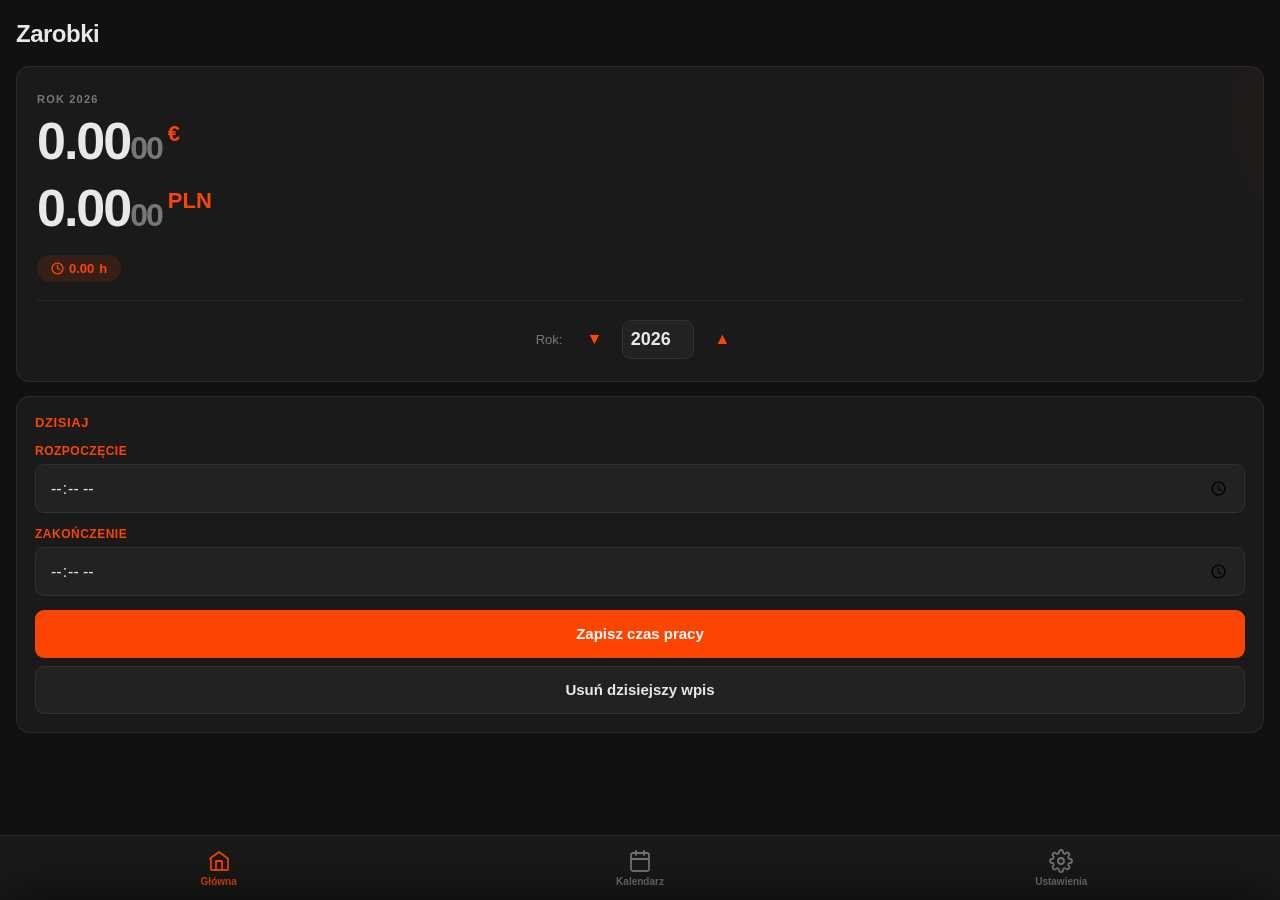
<file: Index.html>
<!DOCTYPE html>
<html lang="pl">
<head>
  <meta charset="UTF-8">
  <meta name="viewport" content="width=device-width, initial-scale=1.0, viewport-fit=cover">
  <title>Kalkulator zarobków</title>
  <link rel="icon" type="image/png" href="Logo.png">
  <link rel="manifest" href="manifest.json">
  <meta name="theme-color" content="#fc4503">
  <style>
    /* ============================================================
       RESET & ROOT
    ============================================================ */
    *, *::before, *::after { box-sizing: border-box; margin: 0; padding: 0; }

    :root {
      --bg:        #111111;
      --surface:   #1a1a1a;
      --surface2:  #222222;
      --text:      #e8e8e8;
      --muted:     #777;
      --accent:    #fc4503;
      --accent-lo: rgba(252,69,3,0.12);
      --accent-hi: #ff6228;
      --border:    rgba(255,255,255,0.07);
      --success:   #22c55e;
      --warning:   #eab308;
      --r:         14px;
      --r-sm:      9px;
    }

    body.light {
      --bg:       #f0f0f5;
      --surface:  #ffffff;
      --surface2: #f7f7f9;
      --text:     #111111;
      --muted:    #6e6e73;
      --border:   rgba(0,0,0,0.07);
    }

    html { height: 100%; background: var(--bg); }

    body {
      font-family: -apple-system, 'Segoe UI', Roboto, sans-serif;
      background: var(--bg);
      color: var(--text);
      min-height: 100%;
      overflow-x: hidden;
      -webkit-text-size-adjust: 100%;
      -webkit-tap-highlight-color: transparent;
      -webkit-overflow-scrolling: touch;
    }

    /* Hide scrollbars */
    ::-webkit-scrollbar { display: none; }
    * { scrollbar-width: none; -ms-overflow-style: none; }

    /* ============================================================
       PAGE SYSTEM
    ============================================================ */
    .page {
      display: none;
      min-height: 100dvh;
      padding: 20px 16px calc(88px + env(safe-area-inset-bottom));
    }
    .page.active {
      display: block;
      animation: pageIn 0.22s cubic-bezier(0.22,1,0.36,1) both;
    }

    @keyframes pageIn {
      from { opacity: 0; transform: translateY(10px); }
      to   { opacity: 1; transform: translateY(0);    }
    }

    /* ============================================================
       TYPOGRAPHY
    ============================================================ */
    h1 {
      font-size: 24px;
      font-weight: 700;
      letter-spacing: -0.5px;
      margin-bottom: 18px;
    }
    h2 {
      font-size: 13px;
      font-weight: 700;
      text-transform: uppercase;
      letter-spacing: 0.6px;
      color: var(--accent);
      margin-bottom: 14px;
    }

    /* ============================================================
       CARD
    ============================================================ */
    .card {
      background: var(--surface);
      border-radius: var(--r);
      padding: 18px;
      margin-bottom: 14px;
      border: 1px solid var(--border);
    }

    /* ============================================================
       INPUTS
    ============================================================ */
    .field { margin-bottom: 14px; }
    .field:last-child { margin-bottom: 0; }

    label {
      display: block;
      font-size: 12px;
      font-weight: 700;
      text-transform: uppercase;
      letter-spacing: 0.5px;
      color: var(--accent);
      margin-bottom: 6px;
    }

    input[type="time"],
    input[type="date"],
    input[type="number"],
    select {
      width: 100%;
      padding: 12px 14px;
      background: var(--surface2);
      border: 1.5px solid var(--border);
      border-radius: var(--r-sm);
      color: var(--text);
      font-size: 16px;
      font-family: inherit;
      outline: none;
      -webkit-appearance: none;
      transition: border-color 0.2s;
    }
    input:focus, select:focus { border-color: var(--accent); }
    select option { background: var(--surface); }

    /* ============================================================
       BUTTONS
    ============================================================ */
    .btn {
      display: flex;
      align-items: center;
      justify-content: center;
      gap: 8px;
      width: 100%;
      min-height: 48px;
      padding: 12px 16px;
      border: none;
      border-radius: var(--r-sm);
      font-size: 15px;
      font-weight: 600;
      font-family: inherit;
      cursor: pointer;
      transition: transform 0.1s ease, opacity 0.15s ease, background 0.2s;
      user-select: none;
    }
    .btn:active { transform: scale(0.96); opacity: 0.85; }

    .btn-primary { background: var(--accent); color: #fff; }
    .btn-ghost   { background: var(--surface2); color: var(--text); border: 1px solid var(--border); }
    .btn-danger  { background: var(--surface2); color: #ff453a; border: 1px solid var(--border); }

    .btn + .btn { margin-top: 8px; }

    /* ============================================================
       MAIN PAGE — EARNINGS (UPDATED DESIGN)
    ============================================================ */
    .earnings-card {
      padding: 26px 20px 20px;
      text-align: left;
      position: relative;
      overflow: hidden;
    }
    .earnings-card::before {
      content: '';
      position: absolute;
      top: -40%; left: 110%;
      transform: translateX(-50%);
      width: 350px; height: 350px;
      background: radial-gradient(circle, var(--accent-lo) 0%, transparent 70%);
      pointer-events: none;
    }

    .earnings-eyebrow {
      font-size: 11px;
      font-weight: 700;
      text-transform: uppercase;
      letter-spacing: 1.2px;
      color: var(--muted);
      margin-bottom: 8px;
    }

    .earnings-eur, .earnings-pln {
      font-size: 52px;
      font-weight: 800;
      letter-spacing: -2px;
      color: var(--text);
      line-height: 1.1;
      font-variant-numeric: tabular-nums;
      margin-bottom: 10px;
    }

    .small-decimal {
      font-size: 32px;
      font-weight: 700;
      color: var(--muted);
      vertical-align: baseline;
      margin-right: 2px;
    }

    .earnings-eur-symbol, .earnings-pln-symbol {
      font-size: 22px;
      font-weight: 600;
      color: var(--accent);
      vertical-align: super;
      letter-spacing: 0;
      margin-left: 4px;
    }

    .earnings-pln {
      margin-bottom: 18px;
    }

    .hours-pill {
      display: inline-flex;
      align-items: center;
      gap: 5px;
      background: var(--accent-lo);
      color: var(--accent);
      border-radius: 20px;
      padding: 6px 14px;
      font-size: 13px;
      font-weight: 700;
    }

    .year-row {
      display: flex;
      align-items: center;
      justify-content: center;
      gap: 6px;
      margin-top: 18px;
      padding-top: 16px;
      border-top: 1px solid var(--border);
    }
    .year-row-label { font-size: 13px; color: var(--muted); margin-right: 4px; }

    .yr-btn {
      min-width: 44px; min-height: 44px;
      background: none; border: none; cursor: pointer;
      color: var(--accent);
      font-size: 16px;
      border-radius: var(--r-sm);
      display: flex; align-items: center; justify-content: center;
      transition: background 0.2s, transform 0.1s;
    }
    .yr-btn:active { transform: scale(0.88); background: var(--accent-lo); }

    #mainYearInput {
      width: 72px;
      text-align: center;
      font-size: 18px;
      font-weight: 700;
      padding: 8px 4px;
    }

    /* ============================================================
       CALENDAR
    ============================================================ */
    .month-picker {
      display: flex;
      align-items: center;
      gap: 8px;
      margin-bottom: 14px;
    }

    .mon-arrow {
      min-width: 44px; min-height: 44px;
      background: none; border: none; cursor: pointer;
      color: var(--accent); font-size: 18px;
      border-radius: 50%;
      display: flex; align-items: center; justify-content: center;
      flex-shrink: 0;
      transition: background 0.2s, transform 0.1s;
    }
    .mon-arrow:active { transform: scale(0.88); background: var(--accent-lo); }

    #monthSelect { flex: 1; font-weight: 600; text-align: center; }
    #yearInput   { width: 74px; text-align: center; font-weight: 600; padding: 12px 6px; }

    #calendar {
      display: grid;
      grid-template-columns: repeat(7, 1fr);
      gap: 4px;
      margin-bottom: 14px;
      transition: opacity 0.2s ease;
    }
    #calendar.fade { opacity: 0; }

    .cal-label {
      font-size: 10px;
      font-weight: 700;
      text-transform: uppercase;
      text-align: center;
      padding: 6px 2px;
      color: var(--muted);
    }
    .cal-label.sun { color: var(--accent); }

    .cal-day {
      background: var(--surface);
      border-radius: var(--r-sm);
      min-height: 48px;
      display: flex;
      flex-direction: column;
      align-items: center;
      justify-content: center;
      gap: 3px;
      font-size: 13px;
      cursor: pointer;
      border: 1.5px solid transparent;
      transition: transform 0.1s ease, background 0.15s;
      position: relative;
    }
    .cal-day:active { transform: scale(0.9); background: var(--surface2); }
    .cal-day.sun { color: var(--accent); }
    .cal-day.today { background: var(--surface2); }
    .cal-day.sel { border-color: var(--accent); }

    .cal-badge {
      background: var(--accent);
      color: #fff;
      border-radius: 6px;
      padding: 1px 5px;
      font-size: 9px;
      font-weight: 800;
      line-height: 1.4;
    }
    .cal-badge.off { background: #444; color: #aaa; }

    /* ============================================================
       DAY DETAIL
    ============================================================ */
    #dayDetails { margin-bottom: 14px; display: none; }
    #dayDetails h2 { color: var(--text); font-size: 15px; text-transform: none; letter-spacing: 0; }

    .detail-row {
      display: flex;
      justify-content: space-between;
      align-items: center;
      padding: 11px 0;
      border-bottom: 1px solid var(--border);
      font-size: 14px;
    }
    .detail-row:last-of-type { border-bottom: none; }
    .detail-key { color: var(--muted); }
    .detail-val { font-weight: 600; }

    .day-actions { display: flex; gap: 8px; margin-top: 14px; }
    .day-actions .btn { flex: 1; margin: 0; font-size: 14px; }

    /* ============================================================
       SUMMARY
    ============================================================ */
    .sum-row {
      display: flex; justify-content: space-between; align-items: center;
      padding: 11px 0; font-size: 14px;
      border-bottom: 1px solid var(--border);
    }
    .sum-row:last-child { border-bottom: none; }
    .sum-row .val { font-weight: 700; color: var(--accent); }
    .sum-row .key { color: var(--muted); }

    #customDateRange { display: flex; gap: 12px; }
    #customDateRange .field { flex: 1; }

    /* ============================================================
       BOTTOM SHEET
    ============================================================ */
    .overlay {
      position: fixed; inset: 0;
      background: rgba(0,0,0,0.55);
      z-index: 100;
      opacity: 0; pointer-events: none;
      transition: opacity 0.3s ease;
      -webkit-backdrop-filter: blur(3px);
      backdrop-filter: blur(3px);
    }
    .overlay.open { opacity: 1; pointer-events: all; }

    .sheet {
      position: fixed;
      bottom: 0; left: 0; right: 0;
      background: var(--surface);
      border-radius: 22px 22px 0 0;
      padding: 20px 20px calc(24px + env(safe-area-inset-bottom));
      z-index: 101;
      transform: translateY(100%);
      transition: transform 0.35s cubic-bezier(0.34,1.2,0.64,1);
      box-shadow: 0 -12px 48px rgba(0,0,0,0.5);
      border-top: 1px solid var(--border);
    }
    .sheet.open { transform: translateY(0); }

    .sheet-handle {
      width: 34px; height: 4px;
      background: var(--border);
      border-radius: 2px;
      margin: 0 auto 18px;
    }
    .sheet-date {
      font-size: 17px; font-weight: 700;
      text-align: center; margin-bottom: 18px;
      color: var(--text);
    }

    .time-pair { display: flex; gap: 12px; margin-bottom: 14px; }
    .time-pair .field { flex: 1; margin: 0; }

    /* ============================================================
       BOTTOM NAV
    ============================================================ */
    .bottom-nav {
      position: fixed;
      bottom: 0; left: 0; right: 0;
      background: var(--surface);
      -webkit-backdrop-filter: blur(24px);
      backdrop-filter: blur(24px);
      display: flex;
      justify-content: space-around;
      align-items: center;
      padding: 6px 8px calc(6px + env(safe-area-inset-bottom));
      z-index: 50;
      border-top: 1px solid var(--border);
    }

    .nav-btn {
      flex: 1;
      min-height: 52px;
      background: none; border: none; cursor: pointer;
      display: flex; flex-direction: column;
      align-items: center; justify-content: center;
      gap: 3px;
      border-radius: var(--r-sm);
      color: var(--muted);
      transition: color 0.2s, transform 0.1s, background 0.2s;
      padding: 6px 4px;
    }
    .nav-btn:active { transform: scale(0.9); background: var(--surface2); }
    .nav-btn.active { color: var(--accent); }

    .nav-btn svg {
      width: 24px; height: 24px;
      stroke: currentColor;
      fill: none;
      stroke-width: 1.8;
      stroke-linecap: round;
      stroke-linejoin: round;
      transition: stroke 0.2s;
    }
    .nav-btn span { font-size: 10px; font-weight: 600; }

    /* ============================================================
       SETTINGS
    ============================================================ */
    .settings-block { margin-bottom: 14px; }

    .sync-row {
      display: flex; align-items: center;
      justify-content: space-between;
      margin-bottom: 12px;
    }
    .sync-pill {
      display: inline-flex; align-items: center;
      gap: 6px; font-size: 12px; font-weight: 700;
      padding: 5px 12px; border-radius: 20px;
    }
    .sync-dot { width: 7px; height: 7px; border-radius: 50%; }

    .sync-pill.synced  { background: rgba(34,197,94,.13); color: #22c55e; }
    .sync-pill.synced  .sync-dot { background: #22c55e; }
    .sync-pill.syncing { background: rgba(234,179,8,.13); color: #eab308; }
    .sync-pill.syncing .sync-dot { background: #eab308; animation: blink 1s infinite; }
    .sync-pill.offline { background: var(--surface2); color: var(--muted); }
    .sync-pill.offline .sync-dot { background: var(--muted); }

    @keyframes blink { 0%,100%{opacity:1} 50%{opacity:0.3} }

    #installSection { display: none; }
    #installSection.show { display: block; }

    /* ============================================================
       TOAST
    ============================================================ */
    #toast {
      position: fixed;
      bottom: calc(80px + env(safe-area-inset-bottom) + 12px);
      left: 50%; transform: translateX(-50%) translateY(8px);
      background: #222; color: #fff;
      padding: 10px 20px; border-radius: 20px;
      font-size: 14px; font-weight: 600;
      white-space: nowrap; pointer-events: none;
      z-index: 200;
      opacity: 0;
      transition: opacity 0.2s, transform 0.2s;
    }
    #toast.show {
      opacity: 1;
      transform: translateX(-50%) translateY(0);
    }

    /* ============================================================
       UTILITY
    ============================================================ */
    .divider { height: 1px; background: var(--border); margin: 14px 0; }
  </style>
</head>
<body>

<div id="mainPage" class="page active">
  <h1>Zarobki</h1>

  <div class="card earnings-card">
    <div class="earnings-eyebrow" id="earningsYearLabel">Rok 2025</div>
    
    <div class="earnings-eur">
      <span id="earningsEURMain">0.00</span><span id="earningsEURSub" class="small-decimal">00</span><span class="earnings-eur-symbol">€</span>
    </div>
    
    <div class="earnings-pln">
      <span id="earningsPLNMain">0.00</span><span id="earningsPLNSub" class="small-decimal">00</span><span class="earnings-pln-symbol">PLN</span>
    </div>

    
    <div class="hours-pill">
      <svg width="13" height="13" viewBox="0 0 24 24" fill="none" stroke="currentColor" stroke-width="2.5" stroke-linecap="round" stroke-linejoin="round">
        <circle cx="12" cy="12" r="10"/><polyline points="12 6 12 12 16 14"/>
      </svg>
      <span id="hoursWorked">0.00</span> h
    </div>
    <div class="year-row">
      <span class="year-row-label">Rok:</span>
      <button class="yr-btn" id="mainYearDown">&#9660;</button>
      <input type="number" id="mainYearInput" value="2025" min="2000" max="2100">
      <button class="yr-btn" id="mainYearUp">&#9650;</button>
    </div>
  </div>

  <div class="card">
    <h2>Dzisiaj</h2>
    <div class="field">
      <label for="startTime">Rozpoczęcie</label>
      <input type="time" id="startTime">
    </div>
    <div class="field">
      <label for="endTime">Zakończenie</label>
      <input type="time" id="endTime">
    </div>
    <button class="btn btn-primary" onclick="updateWorkTime()">Zapisz czas pracy</button>
    <button class="btn btn-ghost" onclick="resetToday()">Usuń dzisiejszy wpis</button>
  </div>
</div>

<div id="calendarPage" class="page">
  <h1>Kalendarz</h1>

  <div class="month-picker">
    <button class="mon-arrow" id="prevMonth">&#9650;</button>
    <select id="monthSelect">
      <option value="0">Styczeń</option><option value="1">Luty</option>
      <option value="2">Marzec</option><option value="3">Kwiecień</option>
      <option value="4">Maj</option><option value="5">Czerwiec</option>
      <option value="6">Lipiec</option><option value="7">Sierpień</option>
      <option value="8">Wrzesień</option><option value="9">Październik</option>
      <option value="10">Listopad</option><option value="11">Grudzień</option>
    </select>
    <input type="number" id="yearInput" value="2025" min="2000" max="2100">
    <button class="mon-arrow" id="nextMonth">&#9660;</button>
  </div>

  <div id="calendar"></div>
  <div id="dayDetails"></div>

  <div class="card">
    <h2>Podsumowanie</h2>
    <div class="field">
      <label for="summaryPeriod">Okres</label>
      <select id="summaryPeriod" onchange="updateSummary()">
        <option value="">— wybierz —</option>
        <option value="year">Ten rok</option>
        <option value="month">Ten miesiąc</option>
        <option value="week">Ten tydzień</option>
        <option value="custom">Niestandardowy</option>
      </select>
    </div>
    <div id="customDateRange" style="display:none;">
      <div class="field">
        <label for="customStartDate">Od</label>
        <input type="date" id="customStartDate" onchange="updateSummary()">
      </div>
      <div class="field">
        <label for="customEndDate">Do</label>
        <input type="date" id="customEndDate" onchange="updateSummary()">
      </div>
    </div>
    <div class="sum-row"><span class="key">Godziny</span><span class="val" id="totalHours">0.00 h</span></div>
    <div class="sum-row"><span class="key">EUR</span><span class="val" id="totalEarnings">0.00 €</span></div>
    <div class="sum-row"><span class="key">PLN</span><span class="val" id="totalEarningsPLN">0.00 PLN</span></div>
  </div>

  <button class="btn btn-ghost" onclick="exportToCSV()">Eksportuj CSV</button>
</div>

<div id="settingsPage" class="page">
  <h1>Ustawienia</h1>

  <div class="card settings-block">
    <h2>Stawki</h2>
    <div class="field">
      <label for="hourlyRateInput">Stawka godzinowa (EUR)</label>
      <input type="number" id="hourlyRateInput" step="0.01" min="0" placeholder="np. 11.17">
    </div>
    <div class="field">
      <label for="plnRateInput">Kurs EUR → PLN</label>
      <input type="number" id="plnRateInput" step="0.01" min="0" placeholder="np. 4.30">
    </div>
    <button class="btn btn-primary" onclick="saveRates()">Zapisz stawki</button>
  </div>

  <div class="card settings-block">
    <h2>Wygląd</h2>
    <button class="btn btn-ghost" onclick="toggleTheme()">
      <svg width="18" height="18" viewBox="0 0 24 24" fill="none" stroke="currentColor" stroke-width="2" stroke-linecap="round" stroke-linejoin="round">
        <circle cx="12" cy="12" r="5"/><line x1="12" y1="1" x2="12" y2="3"/>
        <line x1="12" y1="21" x2="12" y2="23"/><line x1="4.22" y1="4.22" x2="5.64" y2="5.64"/>
        <line x1="18.36" y1="18.36" x2="19.78" y2="19.78"/><line x1="1" y1="12" x2="3" y2="12"/>
        <line x1="21" y1="12" x2="23" y2="12"/><line x1="4.22" y1="19.78" x2="5.64" y2="18.36"/>
        <line x1="18.36" y1="5.64" x2="19.78" y2="4.22"/>
      </svg>
      Przełącz jasny / ciemny
    </button>
  </div>

  <div class="card settings-block">
    <h2>Kopie zapasowe</h2>
    <button class="btn btn-ghost" onclick="backupData()">Eksportuj dane (JSON)</button>
    <button class="btn btn-ghost" onclick="restoreData()">Importuj dane (JSON)</button>
    <input type="file" id="restoreFile" accept=".json" style="display:none;" onchange="handleFileUpload(event)">
  </div>

  <div class="card settings-block">
    <h2>Google Drive</h2>
    <div class="sync-row">
      <span id="syncStatus" class="sync-pill offline">
        <span class="sync-dot"></span>Tryb offline
      </span>
    </div>
    <button class="btn btn-ghost" id="authButton" onclick="handleAuthClick()">
      <svg width="18" height="18" viewBox="0 0 24 24" fill="none" stroke="currentColor" stroke-width="2" stroke-linecap="round" stroke-linejoin="round">
        <path d="M12 22C6.48 22 2 17.52 2 12S6.48 2 12 2s10 4.48 10 10-4.48 10-10 10z"/>
        <path d="M12 8v8M8 12h8"/>
      </svg>
      Połącz z Google Drive
    </button>
    <button class="btn btn-ghost" id="gdriveBackupBtn" style="display:none;" onclick="backupToGDrive()">Wyślij kopię na Drive</button>
    <button class="btn btn-ghost" id="gdriveRestoreBtn" style="display:none;" onclick="restoreFromGDrive()">Przywróć z Drive</button>
  </div>

  <div class="card settings-block" id="installSection">
    <h2>Instalacja</h2>
    <p style="font-size:13px;color:var(--muted);margin-bottom:12px;">Zainstaluj aplikację na ekranie głównym dla szybkiego dostępu.</p>
    <button class="btn btn-primary" onclick="triggerInstall()">
      <svg width="18" height="18" viewBox="0 0 24 24" fill="none" stroke="currentColor" stroke-width="2" stroke-linecap="round" stroke-linejoin="round">
        <path d="M21 15v4a2 2 0 0 1-2 2H5a2 2 0 0 1-2-2v-4"/>
        <polyline points="7 10 12 15 17 10"/><line x1="12" y1="15" x2="12" y2="3"/>
      </svg>
      Zainstaluj aplikację
    </button>
  </div>
</div>

<nav class="bottom-nav">
  <button class="nav-btn active" id="mainPageBtn" onclick="showPage('mainPage')">
    <svg viewBox="0 0 24 24">
      <path d="M3 9.5L12 3l9 6.5V20a1 1 0 0 1-1 1H5a1 1 0 0 1-1-1V9.5z"/>
      <polyline points="9 21 9 12 15 12 15 21"/>
    </svg>
    <span>Główna</span>
  </button>
  <button class="nav-btn" id="calendarPageBtn" onclick="showPage('calendarPage')">
    <svg viewBox="0 0 24 24">
      <rect x="3" y="4" width="18" height="18" rx="2" ry="2"/>
      <line x1="16" y1="2" x2="16" y2="6"/>
      <line x1="8" y1="2" x2="8" y2="6"/>
      <line x1="3" y1="10" x2="21" y2="10"/>
    </svg>
    <span>Kalendarz</span>
  </button>
  <button class="nav-btn" id="settingsPageBtn" onclick="showPage('settingsPage')">
    <svg viewBox="0 0 24 24">
      <circle cx="12" cy="12" r="3"/>
      <path d="M19.4 15a1.65 1.65 0 0 0 .33 1.82l.06.06a2 2 0 0 1-2.83 2.83l-.06-.06a1.65 1.65 0 0 0-1.82-.33 1.65 1.65 0 0 0-1 1.51V21a2 2 0 0 1-4 0v-.09A1.65 1.65 0 0 0 9 19.4a1.65 1.65 0 0 0-1.82.33l-.06.06a2 2 0 0 1-2.83-2.83l.06-.06A1.65 1.65 0 0 0 4.68 15a1.65 1.65 0 0 0-1.51-1H3a2 2 0 0 1 0-4h.09A1.65 1.65 0 0 0 4.6 9a1.65 1.65 0 0 0-.33-1.82l-.06-.06a2 2 0 0 1 2.83-2.83l.06.06A1.65 1.65 0 0 0 9 4.68a1.65 1.65 0 0 0 1-1.51V3a2 2 0 0 1 4 0v.09a1.65 1.65 0 0 0 1 1.51 1.65 1.65 0 0 0 1.82-.33l.06-.06a2 2 0 0 1 2.83 2.83l-.06.06A1.65 1.65 0 0 0 19.4 9a1.65 1.65 0 0 0 1.51 1H21a2 2 0 0 1 0 4h-.09a1.65 1.65 0 0 0-1.51 1z"/>
    </svg>
    <span>Ustawienia</span>
  </button>
</nav>

<div class="overlay" id="sheetOverlay" onclick="closeSheet()"></div>
<div class="sheet" id="bottomSheet">
  <div class="sheet-handle"></div>
  <div class="sheet-date" id="sheetDate">—</div>
  <div class="time-pair">
    <div class="field">
      <label for="sheetStart">Rozpoczęcie</label>
      <input type="time" id="sheetStart">
    </div>
    <div class="field">
      <label for="sheetEnd">Zakończenie</label>
      <input type="time" id="sheetEnd">
    </div>
  </div>
  <button class="btn btn-primary" onclick="saveSheet()">Zapisz</button>
  <button class="btn btn-ghost" onclick="setDayOff()">Oznacz jako wolny</button>
  <button class="btn btn-danger" id="sheetDelete" onclick="deleteEntry()">Usuń wpis</button>
</div>

<div id="toast"></div>

<script>
// ================================================================
//  STATE
// ================================================================
let workData   = {};
let HOURLY_RATE = 11.17;
let PLN_RATE    = 4.30;
const GDRIVE_CLIENT_ID = 'YOUR_GOOGLE_CLIENT_ID.apps.googleusercontent.com';
const GDRIVE_SCOPES    = 'https://www.googleapis.com/auth/drive.appdata';
const GDRIVE_FILE      = 'kalkulator_backup.json';

// ================================================================
//  rAF COUNTER  (Event-Driven Architecture)
// ================================================================
let rafId          = null;
let isRAFRunning   = false;
let baseEUR        = 0;
let eurPerMs       = 0;
let rafStartTime   = 0;

function recalc() {
  stopRAF();

  const now         = new Date();
  const todayStr    = localDateStr(now);
  const selectedYear = getMainYear();
  let pastEUR       = 0;
  let activePerMs   = 0;

  for (const [date, data] of Object.entries(workData)) {
    if (data.isDayOff) continue;
    if (new Date(date).getFullYear() !== selectedYear) continue;

    const s = new Date(`${date}T${data.startTime}`);
    const e = new Date(`${date}T${data.endTime}`);
    if (e < s) e.setDate(e.getDate() + 1);

    if (date === todayStr) {
      const eff = now < e ? now : e;
      if (eff > s) pastEUR += ((eff - s) / 3600000) * HOURLY_RATE;
      if (now >= s && now < e) activePerMs = HOURLY_RATE / 3600000;
    } else {
      pastEUR += ((e - s) / 3600000) * HOURLY_RATE;
    }
  }

  baseEUR      = pastEUR;
  eurPerMs     = activePerMs;
  rafStartTime = performance.now();

  document.getElementById('earningsYearLabel').textContent = `Rok ${selectedYear}`;
  startRAF();
}

function startRAF() {
  if (isRAFRunning) return;
  isRAFRunning = true;
  rafId = requestAnimationFrame(tick);
}

function stopRAF() {
  if (rafId) { cancelAnimationFrame(rafId); rafId = null; }
  isRAFRunning = false;
}

function tick(ts) {
  if (!isRAFRunning) return;
  const elapsed  = ts - rafStartTime;
  const totalEUR = baseEUR + eurPerMs * elapsed;
  const totalPLN = totalEUR * PLN_RATE;
  const totalH   = totalEUR / HOURLY_RATE;

  // 1. Formatowanie i podział EUR (4 cyfry po przecinku)
  const strEUR = totalEUR.toFixed(4);
  const dotIdxEUR = strEUR.indexOf('.');
  document.getElementById('earningsEURMain').textContent = strEUR.substring(0, dotIdxEUR + 3);
  document.getElementById('earningsEURSub').textContent = strEUR.substring(dotIdxEUR + 3);

  // 2. Formatowanie i podział PLN (4 cyfry po przecinku)
  const strPLN = totalPLN.toFixed(4);
  const dotIdxPLN = strPLN.indexOf('.');
  document.getElementById('earningsPLNMain').textContent = strPLN.substring(0, dotIdxPLN + 3);
  document.getElementById('earningsPLNSub').textContent = strPLN.substring(dotIdxPLN + 3);

  // 3. Aktualizacja godzin
  document.getElementById('hoursWorked').textContent  = totalH.toFixed(2);

  rafId = requestAnimationFrame(tick);
}


document.addEventListener('visibilitychange', () => {
  if (document.hidden) { stopRAF(); }
  else if (activePage === 'mainPage') { recalc(); }
});

// ================================================================
//  INIT
// ================================================================
window.addEventListener('load', () => {
  loadRates();
  loadTheme();
  workData = JSON.parse(localStorage.getItem('workData') || '{}');
  const now = new Date();
  document.getElementById('mainYearInput').value = now.getFullYear();
  initCalendar();
  recalc();
  showPage('mainPage');
});

// ================================================================
//  RATES
// ================================================================
function loadRates() {
  const r = parseFloat(localStorage.getItem('hourlyRate'));
  const p = parseFloat(localStorage.getItem('plnRate'));
  if (!isNaN(r) && r > 0) HOURLY_RATE = r;
  if (!isNaN(p) && p > 0) PLN_RATE    = p;
  document.getElementById('hourlyRateInput').value = HOURLY_RATE;
  document.getElementById('plnRateInput').value    = PLN_RATE;
}

function saveRates() {
  const r = parseFloat(document.getElementById('hourlyRateInput').value);
  const p = parseFloat(document.getElementById('plnRateInput').value);
  if (!isNaN(r) && r > 0) { HOURLY_RATE = r; localStorage.setItem('hourlyRate', r); }
  if (!isNaN(p) && p > 0) { PLN_RATE    = p; localStorage.setItem('plnRate',    p); }
  recalc();
  toast('Stawki zapisane!');
}

// ================================================================
//  PAGES
// ================================================================
let activePage = 'mainPage';

function showPage(id) {
  document.querySelectorAll('.page').forEach(p => p.classList.remove('active'));
  document.querySelectorAll('.nav-btn').forEach(b => b.classList.remove('active'));

  activePage = id;
  document.getElementById(id).classList.add('active');
  document.getElementById(id.replace('Page','PageBtn')).classList.add('active');
  window.scrollTo(0, 0);

  if (id === 'mainPage') { recalc(); }
  else { stopRAF(); }
}

// ================================================================
//  TODAY — MAIN PAGE
// ================================================================
function getMainYear() {
  const v = parseInt(document.getElementById('mainYearInput')?.value, 10);
  return isNaN(v) ? new Date().getFullYear() : v;
}

function updateWorkTime() {
  const start = document.getElementById('startTime').value;
  const end   = document.getElementById('endTime').value;
  if (!start || !end) { toast('Uzupełnij godziny'); return; }
  const date = localDateStr(new Date());
  workData[date] = { startTime: start, endTime: end };
  persist();
  recalc();
  renderCalendar();
  toast('Zapisano!');
}

function resetToday() {
  const date = localDateStr(new Date());
  if (!workData[date]) { toast('Brak wpisu dzisiaj'); return; }
  if (!confirm('Usunąć dzisiejszy wpis?')) return;
  delete workData[date];
  document.getElementById('startTime').value = '';
  document.getElementById('endTime').value   = '';
  persist();
  recalc();
  renderCalendar();
}

// ================================================================
//  CALENDAR
// ================================================================
let sheetDate = null;

function initCalendar() {
  const now = new Date();
  document.getElementById('monthSelect').value = now.getMonth();
  document.getElementById('yearInput').value   = now.getFullYear();
  renderCalendar();
}

function renderCalendar() {
  const el     = document.getElementById('calendar');
  const month  = parseInt(document.getElementById('monthSelect').value, 10);
  const year   = parseInt(document.getElementById('yearInput').value, 10);
  const today  = localDateStr(new Date());

  el.innerHTML = '';

  ['Pn','Wt','Śr','Cz','Pt','Sb','Nd'].forEach((d, i) => {
    const lbl = document.createElement('div');
    lbl.className = `cal-label${i === 6 ? ' sun' : ''}`;
    lbl.textContent = d;
    el.appendChild(lbl);
  });

  const firstDay = new Date(year, month, 1);
  const lastDay  = new Date(year, month + 1, 0);
  let   offset   = firstDay.getDay() - 1;
  if (offset < 0) offset = 6;

  for (let i = 0; i < offset; i++) el.appendChild(document.createElement('div'));

  for (let d = 1; d <= lastDay.getDate(); d++) {
    const date = `${year}-${pad(month+1)}-${pad(d)}`;
    const dow  = new Date(year, month, d).getDay();

    const cell = document.createElement('div');
    cell.className = ['cal-day',
      dow === 0 ? 'sun' : '',
      date === today ? 'today' : ''
    ].filter(Boolean).join(' ');
    cell.dataset.date = date;

    const numEl = document.createElement('span');
    numEl.textContent = d;
    cell.appendChild(numEl);

    if (workData[date]) {
      const badge = document.createElement('div');
      if (workData[date].isDayOff) {
        badge.className = 'cal-badge off';
        badge.textContent = 'WD';
      } else {
        const s = new Date(`${date}T${workData[date].startTime}`);
        const e = new Date(`${date}T${workData[date].endTime}`);
        if (e < s) e.setDate(e.getDate() + 1);
        const h = (e - s) / 3600000;
        badge.className = 'cal-badge';
        badge.textContent = h % 1 === 0 ? `${Math.floor(h)}h` : `${h.toFixed(1)}h`;
      }
      cell.appendChild(badge);
    }

    cell.addEventListener('click', () => openSheet(date));
    el.appendChild(cell);
  }
}

function changeMonth(delta) {
  const ms = document.getElementById('monthSelect');
  const yi = document.getElementById('yearInput');
  let m = parseInt(ms.value) + delta;
  let y = parseInt(yi.value);
  if (m < 0)  { m = 11; y--; }
  if (m > 11) { m = 0;  y++; }
  ms.value = m; yi.value = y;

  const cal = document.getElementById('calendar');
  cal.classList.add('fade');
  setTimeout(() => { renderCalendar(); cal.classList.remove('fade'); }, 200);
}

document.getElementById('prevMonth').addEventListener('click', () => changeMonth(-1));
document.getElementById('nextMonth').addEventListener('click', () => changeMonth(1));
document.getElementById('monthSelect').addEventListener('change', renderCalendar);
document.getElementById('yearInput').addEventListener('change', renderCalendar);

document.getElementById('mainYearUp').addEventListener('click', () => {
  const el = document.getElementById('mainYearInput');
  el.value = Math.min(2100, parseInt(el.value) + 1);
  recalc();
});
document.getElementById('mainYearDown').addEventListener('click', () => {
  const el = document.getElementById('mainYearInput');
  el.value = Math.max(2000, parseInt(el.value) - 1);
  recalc();
});
document.getElementById('mainYearInput').addEventListener('change', recalc);

// ================================================================
//  BOTTOM SHEET
// ================================================================
function openSheet(date) {
  sheetDate = date;
  document.getElementById('sheetDate').textContent = date;

  document.querySelectorAll('.cal-day.sel').forEach(el => el.classList.remove('sel'));
  const cell = document.querySelector(`.cal-day[data-date="${date}"]`);
  if (cell) cell.classList.add('sel');

  const data = workData[date];
  document.getElementById('sheetStart').value  = data?.isDayOff ? '' : (data?.startTime || '');
  document.getElementById('sheetEnd').value    = data?.isDayOff ? '' : (data?.endTime   || '');
  document.getElementById('sheetDelete').style.display = data ? 'flex' : 'none';

  document.getElementById('sheetOverlay').classList.add('open');
  document.getElementById('bottomSheet').classList.add('open');

  renderDayDetails(date);
}

function closeSheet() {
  document.getElementById('sheetOverlay').classList.remove('open');
  document.getElementById('bottomSheet').classList.remove('open');
}

// (Inne funkcje logiki pozostają bez zmian)
function saveSheet() {
  const s = document.getElementById('sheetStart').value;
  const e = document.getElementById('sheetEnd').value;
  if (!s || !e) { toast('Podaj obie godziny'); return; }
  workData[sheetDate] = { startTime: s, endTime: e };
  persist(); recalc(); renderCalendar(); renderDayDetails(sheetDate);
  closeSheet(); toast('Zapisano!');
}

function setDayOff() {
  workData[sheetDate] = { startTime: '00:00', endTime: '00:00', isDayOff: true };
  persist(); recalc(); renderCalendar(); renderDayDetails(sheetDate);
  closeSheet(); toast('Oznaczono jako wolny');
}

function deleteEntry() {
  if (!confirm('Usunąć wpis?')) return;
  delete workData[sheetDate];
  persist(); recalc(); renderCalendar();
  document.getElementById('dayDetails').style.display = 'none';
  closeSheet(); toast('Usunięto');
}

function renderDayDetails(date) {
  const el   = document.getElementById('dayDetails');
  const data = workData[date];
  el.style.display = 'block';

  if (!data) {
    el.innerHTML = `<div class="card">
      <div style="color:var(--muted);font-size:14px;text-align:center;padding:8px 0">Brak danych dla ${date}</div>
    </div>`;
    return;
  }

  if (data.isDayOff) {
    el.innerHTML = `<div class="card">
      <div class="detail-row"><span class="detail-key">${date}</span><span class="detail-val" style="color:var(--muted)">Dzień wolny</span></div>
    </div>`;
    return;
  }

  const s = new Date(`${date}T${data.startTime}`);
  const e = new Date(`${date}T${data.endTime}`);
  if (e < s) e.setDate(e.getDate() + 1);
  const h   = (e - s) / 3600000;
  const eur = h * HOURLY_RATE;

  const dow = ['Nd','Pn','Wt','Śr','Cz','Pt','Sb'][new Date(date).getDay()];

  el.innerHTML = `<div class="card">
    <div style="font-weight:700;font-size:15px;margin-bottom:12px">${date} · ${dow}</div>
    <div class="detail-row"><span class="detail-key">Praca</span><span class="detail-val">${data.startTime} – ${data.endTime}</span></div>
    <div class="detail-row"><span class="detail-key">Godziny</span><span class="detail-val">${h.toFixed(2)} h</span></div>
    <div class="detail-row"><span class="detail-key">Zarobki</span><span class="detail-val" style="color:var(--accent)">${eur.toFixed(2)} €</span></div>
    <div class="day-actions">
      <button class="btn btn-ghost" style="font-size:13px" onclick="openSheet('${date}')">Edytuj</button>
      <button class="btn btn-ghost" style="font-size:13px" onclick="copyDay('${date}')">Kopiuj</button>
    </div>
  </div>`;
}

function copyDay(date) {
  const d   = workData[date];
  if (!d || d.isDayOff) return;
  const dow = ['Niedziela','Poniedziałek','Wtorek','Środa','Czwartek','Piątek','Sobota'][new Date(date).getDay()];
  const s   = new Date(`${date}T${d.startTime}`);
  const e   = new Date(`${date}T${d.endTime}`);
  if (e < s) e.setDate(e.getDate() + 1);
  const h   = (e - s) / 3600000;
  navigator.clipboard.writeText(`${date} ${dow}: od ${d.startTime} do ${d.endTime} – ${Math.floor(h)} godz.`)
    .then(() => toast('Skopiowano!')).catch(() => toast('Błąd kopiowania'));
}

function updateSummary() {
  const period = document.getElementById('summaryPeriod').value;
  document.getElementById('customDateRange').style.display = period === 'custom' ? 'flex' : 'none';

  if (!period) return;

  const now = new Date();
  let start, end;

  switch (period) {
    case 'year':
      start = new Date(now.getFullYear(), 0, 1);
      end   = new Date(now.getFullYear(), 11, 31);
      break;
    case 'month':
      start = new Date(now.getFullYear(), now.getMonth(), 1);
      end   = new Date(now.getFullYear(), now.getMonth() + 1, 0);
      break;
    case 'week': {
      const wd = new Date(now);
      const day = wd.getDay() || 7;
      wd.setDate(wd.getDate() - day + 1);
      start = new Date(wd);
      end   = new Date(wd); end.setDate(end.getDate() + 6);
      break;
    }
    case 'custom': {
      const sv = document.getElementById('customStartDate').value;
      const ev = document.getElementById('customEndDate').value;
      if (!sv || !ev) return;
      start = new Date(sv); end = new Date(ev);
      break;
    }
  }

  let totalH = 0;
  for (const [date, data] of Object.entries(workData)) {
    if (data.isDayOff) continue;
    const wd = new Date(date);
    if (wd < start || wd > end) continue;
    const s = new Date(`${date}T${data.startTime}`);
    const e = new Date(`${date}T${data.endTime}`);
    if (e < s) e.setDate(e.getDate() + 1);
    totalH += (e - s) / 3600000;
  }
  const totalEUR = totalH * HOURLY_RATE;

  document.getElementById('totalHours').textContent       = `${totalH.toFixed(2)} h`;
  document.getElementById('totalEarnings').textContent    = `${totalEUR.toFixed(2)} €`;
  document.getElementById('totalEarningsPLN').textContent = `${(totalEUR * PLN_RATE).toFixed(2)} PLN`;
}

function exportToCSV() {
  let csv = 'Data,Start,Koniec,Godziny,EUR\n';
  for (const [date, data] of Object.entries(workData)) {
    if (data.isDayOff) { csv += `${date},,,0,0\n`; continue; }
    const s = new Date(`${date}T${data.startTime}`);
    const e = new Date(`${date}T${data.endTime}`);
    if (e < s) e.setDate(e.getDate() + 1);
    const h = (e - s) / 3600000;
    csv += `${date},${data.startTime},${data.endTime},${h.toFixed(2)},${(h*HOURLY_RATE).toFixed(2)}\n`;
  }
  dlBlob(csv, 'work_data.csv', 'text/csv');
}

function backupData() {
  const payload = JSON.stringify({ workData, savedAt: new Date().toISOString(), version: 2 }, null, 2);
  dlBlob(payload, 'kalkulator_backup.json', 'application/json');
}

function restoreData() { document.getElementById('restoreFile').click(); }

function handleFileUpload(e) {
  const file = e.target.files[0];
  if (!file) return;
  const r = new FileReader();
  r.onload = (ev) => {
    try {
      const parsed = JSON.parse(ev.target.result);
      workData = parsed.workData || parsed;
      persist(); recalc(); renderCalendar();
      toast('Dane przywrócone!');
    } catch { toast('Błąd pliku JSON'); }
  };
  r.readAsText(file);
  e.target.value = '';
}

function persist() {
  localStorage.setItem('workData', JSON.stringify(workData));
  localStorage.setItem('lastSavedAt', new Date().toISOString());
  scheduleGDriveSync();
}

function toggleTheme() {
  document.body.classList.toggle('light');
  localStorage.setItem('lightMode', document.body.classList.contains('light'));
}
function loadTheme() {
  if (localStorage.getItem('lightMode') === 'true') document.body.classList.add('light');
}

// ================================================================
//  GOOGLE DRIVE
// ================================================================
let tokenClient       = null;
let gdriveAuthorized  = false;
let gdriveFileId      = null;
let gdriveAutoTimer   = null;

function initGIS() {
  if (typeof google === 'undefined' || !google.accounts) return;
  tokenClient = google.accounts.oauth2.initTokenClient({
    client_id: GDRIVE_CLIENT_ID,
    scope:     GDRIVE_SCOPES,
    callback:  onGISToken,
  });
}

function onGISToken(resp) {
  if (resp.error) { setSyncStatus('offline'); return; }
  gdriveAuthorized = true;
  document.getElementById('authButton').textContent = '✓ Połączono z Google Drive';
  document.getElementById('gdriveBackupBtn').style.display  = 'flex';
  document.getElementById('gdriveRestoreBtn').style.display = 'flex';
  setSyncStatus('synced');
}

function handleAuthClick() {
  if (typeof google === 'undefined') {
    toast('Załaduj GIS API – odkomentuj tag script'); return;
  }
  if (!tokenClient) initGIS();
  tokenClient.requestAccessToken({ prompt: '' });
}

async function backupToGDrive() {
  if (!gdriveAuthorized) { toast('Najpierw zaloguj się'); return; }
  setSyncStatus('syncing');
  try {
    const token   = google.accounts.oauth2.revoke ? gapi?.client?.getToken()?.access_token : null;
    const payload = JSON.stringify({ workData, savedAt: new Date().toISOString() });
    const headers = { Authorization: `Bearer ${token}`, 'Content-Type': 'application/json' };

    if (!gdriveFileId) gdriveFileId = await gdriveFindFile(token);

    if (gdriveFileId) {
      await fetch(`https://www.googleapis.com/upload/drive/v3/files/${gdriveFileId}?uploadType=media`, {
        method: 'PATCH', headers, body: payload
      });
    } else {
      const form = new FormData();
      form.append('metadata', new Blob([JSON.stringify({ name: GDRIVE_FILE, parents: ['appDataFolder'] })], { type: 'application/json' }));
      form.append('file',     new Blob([payload], { type: 'application/json' }));
      const res  = await fetch('https://www.googleapis.com/upload/drive/v3/files?uploadType=multipart', {
        method: 'POST', headers: { Authorization: `Bearer ${token}` }, body: form
      });
      const json = await res.json();
      gdriveFileId = json.id;
    }
    setSyncStatus('synced'); toast('Zsynchronizowano z Drive!');
  } catch { setSyncStatus('offline'); toast('Błąd synchronizacji'); }
}

async function restoreFromGDrive() {
  if (!gdriveAuthorized) { toast('Najpierw zaloguj się'); return; }
  try {
    const token = gapi?.client?.getToken()?.access_token;
    const fileId = await gdriveFindFile(token);
    if (!fileId) { toast('Brak pliku na Drive'); return; }
    const res    = await fetch(`https://www.googleapis.com/drive/v3/files/${fileId}?alt=media`, {
      headers: { Authorization: `Bearer ${token}` }
    });
    const remote = await res.json();
    const local  = localStorage.getItem('lastSavedAt') || '0';
    if (remote.savedAt > local) {
      if (confirm(`Nowsze dane na Drive z ${new Date(remote.savedAt).toLocaleString('pl')}. Zastąpić lokalne?`)) {
        workData = remote.workData;
        persist(); recalc(); renderCalendar(); toast('Przywrócono z Drive!');
      }
    } else { toast('Dane lokalne są aktualne'); }
  } catch { toast('Błąd pobierania z Drive'); }
}

async function gdriveFindFile(token) {
  const res  = await fetch(
    `https://www.googleapis.com/drive/v3/files?spaces=appDataFolder&q=name='${GDRIVE_FILE}'&fields=files(id)`,
    { headers: { Authorization: `Bearer ${token}` } }
  );
  const json = await res.json();
  return json.files?.[0]?.id || null;
}

function scheduleGDriveSync() {
  if (!gdriveAuthorized) return;
  clearTimeout(gdriveAutoTimer);
  setSyncStatus('syncing');
  gdriveAutoTimer = setTimeout(backupToGDrive, 3000);
}

function setSyncStatus(state) {
  const el = document.getElementById('syncStatus');
  el.className = `sync-pill ${state}`;
  el.innerHTML = `<span class="sync-dot"></span>${
    { synced: 'Zsynchronizowano', syncing: 'Synchronizowanie...', offline: 'Tryb offline' }[state]
  }`;
}

// ================================================================
//  PWA INSTALL
// ================================================================
let deferredInstall = null;
window.addEventListener('beforeinstallprompt', (e) => {
  e.preventDefault();
  deferredInstall = e;
  document.getElementById('installSection').classList.add('show');
});

function triggerInstall() {
  if (!deferredInstall) return;
  deferredInstall.prompt();
  deferredInstall.userChoice.then(() => {
    deferredInstall = null;
    document.getElementById('installSection').classList.remove('show');
  });
}

if ('serviceWorker' in navigator) {
  navigator.serviceWorker.register('sw.js').catch(() => {});
}

// ================================================================
//  UTILITIES
// ================================================================
function localDateStr(d) {
  return `${d.getFullYear()}-${pad(d.getMonth()+1)}-${pad(d.getDate())}`;
}
function pad(n) { return String(n).padStart(2, '0'); }

function dlBlob(content, name, type) {
  const url = URL.createObjectURL(new Blob([content], { type }));
  const a   = Object.assign(document.createElement('a'), { href: url, download: name });
  document.body.appendChild(a); a.click();
  document.body.removeChild(a); URL.revokeObjectURL(url);
}

let toastTimer = null;
function toast(msg) {
  const el = document.getElementById('toast');
  clearTimeout(toastTimer);
  el.textContent = msg;
  el.classList.add('show');
  toastTimer = setTimeout(() => el.classList.remove('show'), 2200);
}
</script>
</body>
</html>
</file>
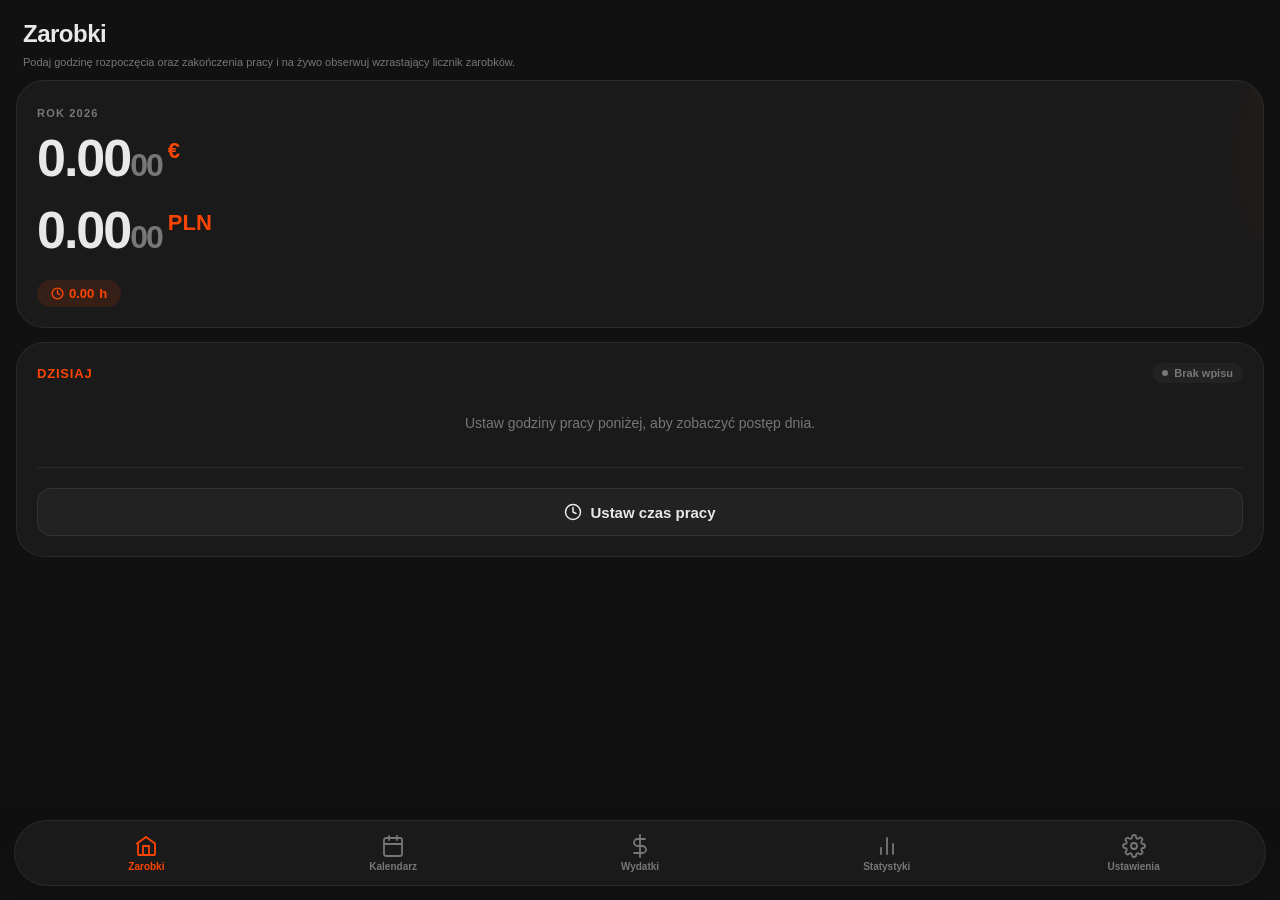
<file: index.html>
<!DOCTYPE html>
<html lang="pl">
<head>
  <meta name="theme-color" content="#111111" id="theme-meta">
  <meta charset="UTF-8">
  <meta name="viewport" content="width=device-width, initial-scale=1.0, viewport-fit=cover">
  <meta name="apple-mobile-web-app-capable" content="yes">
  <meta name="mobile-web-app-capable" content="yes">
  <meta name="format-detection" content="telephone=no">
  <title>Kalkulator zarobków</title>
  <link rel="icon" type="image/png" href="Logo.png">
  <link rel="manifest" href="manifest.json">
  <style>
    *, *::before, *::after { box-sizing: border-box; margin: 0; padding: 0; }

    :root {
      --bg:        #111111;
      --surface:   #1a1a1a;
      --surface2:  #222222;
      --text:      #e8e8e8;
      --muted:     #777;
      --accent:    #fc4503;
      --accent-lo: rgba(252,69,3,0.12);
      --accent-hi: #ff6228;
      --border:    rgba(255,255,255,0.07);
      --success:   #22c55e;
      --warning:   #eab308;
      --danger:    #ff3b30;
      --r:         28px;
      --r-sm:      14px;
      --thumb-bg:  #3a3a3a;
      --thumb-ridge: rgba(255,255,255,0.35);
      --page-margin: 16px;
      --overlay: rgba(11,11,11,0.55);
      --shadow: 0 -12px 48px rgba(0,0,0,0.7);
      --shadow-low: 0 5px 48px rgba(0,0,0,0.7);
    }

    body.light {
      --bg:       #f0f0f5;
      --surface:  #ffffff;
      --surface2: #f7f7f9;
      --text:     #111111;
      --muted:    #6e6e73;
      --border:   rgba(0,0,0,0.07);
      --thumb-bg: #ffffff;
      --thumb-ridge: rgba(0,0,0,0.35);
      --overlay: rgba(255,255,255,0.55);
      --shadow: 0 -12px 48px rgba(0,0,0,0.3);
      --shadow-low: 0 0px 14px rgba(0,0,0,0.3);
    }
    
    html, body {
      overscroll-behavior-y: none;
    }

    .sheet {
      overscroll-behavior-y: contain;
    }

    html { height: 100%; background: var(--bg); }

    body {
      font-family: -apple-system, 'Segoe UI', Roboto, sans-serif;
      background: var(--bg);
      color: var(--text);
      min-height: 100%;
      overflow-x: hidden;
      overscroll-behavior-y: contain;
      -webkit-text-size-adjust: 100%;
      -webkit-tap-highlight-color: transparent;
      -webkit-overflow-scrolling: touch;
    }

    ::-webkit-scrollbar { display: none; }
    * { scrollbar-width: none; -ms-overflow-style: none; }
    
    .title{
      margin: 0px 7px 0px 7px;
    }
    
    .progressive-blur-container {
      position: fixed;
      left: 0;
      bottom: 0;
      right: 0;
      width: 100%;
      height: calc(105px + env(safe-area-inset-bottom)); 
      pointer-events: none;
      z-index: 45;
    }

    .progressive-blur-container > .blur-filter {
      position: absolute;
      inset: 0;
      -webkit-backdrop-filter: blur(0px);
      backdrop-filter: blur(0px);
    }

    .progressive-blur-container > .blur-filter:nth-child(1) {
      -webkit-backdrop-filter: blur(1px);
      backdrop-filter: blur(1px);
      -webkit-mask: linear-gradient(to bottom, rgba(0,0,0,0) 0%, rgba(0,0,0,1) 10%, rgba(0,0,0,1) 30%, rgba(0,0,0,0) 40%);
    }

    .progressive-blur-container > .blur-filter:nth-child(2) {
      -webkit-backdrop-filter: blur(2px);
      backdrop-filter: blur(2px);
      -webkit-mask: linear-gradient(to bottom, rgba(0,0,0,0) 10%, rgba(0,0,0,1) 20%, rgba(0,0,0,1) 40%, rgba(0,0,0,0) 50%);
    }

    .progressive-blur-container > .blur-filter:nth-child(3) {
      -webkit-backdrop-filter: blur(4px);
      backdrop-filter: blur(4px);
      -webkit-mask: linear-gradient(to bottom, rgba(0,0,0,0) 15%, rgba(0,0,0,1) 30%, rgba(0,0,0,1) 50%, rgba(0,0,0,0) 60%);
    }

    .progressive-blur-container > .blur-filter:nth-child(4) {
      -webkit-backdrop-filter: blur(8px);
      backdrop-filter: blur(8px);
      -webkit-mask: linear-gradient(to bottom, rgba(0,0,0,0) 20%, rgba(0,0,0,1) 40%, rgba(0,0,0,1) 60%, rgba(0,0,0,0) 70%);
    }

    .progressive-blur-container > .blur-filter:nth-child(5) {
      -webkit-backdrop-filter: blur(16px);
      backdrop-filter: blur(16px);
      -webkit-mask: linear-gradient(to bottom, rgba(0,0,0,0) 40%, rgba(0,0,0,1) 60%, rgba(0,0,0,1) 80%, rgba(0,0,0,0) 90%);
    }

    .progressive-blur-container > .blur-filter:nth-child(6) {
      -webkit-backdrop-filter: blur(32px);
      backdrop-filter: blur(32px);
      -webkit-mask: linear-gradient(to bottom, rgba(0,0,0,0) 60%, rgba(0,0,0,1) 80%);
    }

    .progressive-blur-container > .blur-filter:nth-child(7) {
      -webkit-backdrop-filter: blur(64px);
      backdrop-filter: blur(64px);
      -webkit-mask: linear-gradient(to bottom, rgba(0,0,0,0) 70%, rgba(0,0,0,1) 100%);
    }

    .progressive-blur-container > .gradient {
      position: absolute;
      inset: 0;
      background: linear-gradient(to bottom, transparent 0%, var(--bg) 100%);
    }

    .page {
      display: none;
      min-height: 100dvh;
      padding: 20px var(--page-margin) calc(88px + env(safe-area-inset-bottom));
    }
    .page.active {
      display: block;
      animation: pageIn 0.22s cubic-bezier(0.22,1,0.36,1) both;
    }

    @keyframes pageIn {
      from { opacity: 0; transform: translateY(10px); }
      to   { opacity: 1; transform: translateY(0);    }
    }

    h1 {
      font-size: 24px;
      font-weight: 700;
      letter-spacing: -0.5px;
      margin-bottom: 18px;
    }
    h2 {
      font-size: 13px;
      font-weight: 700;
      text-transform: uppercase;
      letter-spacing: 0.6px;
      color: var(--accent);
      margin-bottom: 14px;
    }

    .card {
      background: var(--surface);
      border-radius: var(--r);
      padding: 18px;
      margin-bottom: 14px;
      border: 1px solid var(--border);
    }

    .stagger-card {
      opacity: 0;
      transform: translateY(20px) scale(0.98);
      will-change: opacity, transform;
    }
    .stagger-card.stagger-visible {
      animation: staggerIn 350ms cubic-bezier(0.22,1,0.36,1) both;
    }
    @keyframes staggerIn {
      from { opacity: 0; transform: translateY(20px) scale(0.98); }
      to   { opacity: 1; transform: translateY(0) scale(1); }
    }

    .stats-animate {
      opacity: 0;
      transform: translateY(20px) scale(0.98);
      animation: statsCardIn 350ms cubic-bezier(0.22,1,0.36,1) forwards;
    }

    @keyframes statsCardIn {
      from { opacity: 0; transform: translateY(20px) scale(0.98); }
      to   { opacity: 1; transform: translateY(0) scale(1); }
    }

    .field { margin-bottom: 14px; }
    .field:last-child { margin-bottom: 0; }

    label {
      display: block;
      font-size: 12px;
      font-weight: 700;
      text-transform: uppercase;
      letter-spacing: 0.5px;
      color: var(--accent);
      margin-bottom: 6px;
    }

    input[type="time"],
    input[type="date"],
    input[type="number"],
    input[type="text"],
    select {
      width: 100%;
      padding: 12px 14px;
      background: var(--surface2);
      border: 1.5px solid var(--border);
      border-radius: var(--r-sm);
      color: var(--text);
      font-size: 16px;
      font-family: inherit;
      outline: none;
      -webkit-appearance: none;
      transition: border-color 0.2s;
    }
    input:focus, select:focus { border-color: var(--accent); }
    select option { background: var(--surface); }
    
    .sheet-actions {
      display: flex;
      gap: 10px;
      width: 100%;
      margin-top: 15px;
      align-items: center;
    }

    .sheet-actions .btn {
      flex: 1 !important;
      height: 48px !important;
      padding: 12px 8px;
      border: none;
      border-radius: var(--r-sm, 9px);
      font-size: 15px;
      font-weight: 600;
      cursor: pointer;
      color: #ffffff;
      transition: opacity 0.2s ease, transform 0.1s ease;
      text-align: center;
      display: inline-flex;
      align-items: center;
      justify-content: center;
      margin: 0 !important;
    }

    .sheet-actions .btn-action:active {
      transform: scale(0.98);
      opacity: 0.9;
    }

    .sheet-actions .btn-danger {
      background-color: var(--surface2) !important;
      border: 1px solid var(--border, rgba(255,255,255,0.07)) !important;
      color: var(--accent) !important;
    }

    .sheet-actions .btn-ghost {
      background-color: var(--surface2, #222222);
      border: 1px solid var(--border, rgba(255,255,255,0.07)) !important;
      color: var(--text, #e8e8e8);
    }

    .sheet-actions .btn-primary {
      background-color: var(--accent, #fc4503);
    }

    .btn {
      display: flex;
      align-items: center;
      justify-content: center;
      gap: 8px;
      width: 100%;
      min-height: 48px;
      padding: 12px 16px;
      border: none;
      border-radius: var(--r-sm);
      font-size: 15px;
      font-weight: 600;
      font-family: inherit;
      cursor: pointer;
      transition: transform 0.1s ease, opacity 0.15s ease, background 0.2s;
      user-select: none;
    }
    .btn:active { transform: scale(0.96); opacity: 0.85; }
    .btn:disabled {
      opacity: 0.4;
      cursor: not-allowed;
      pointer-events: none;
    }

    .btn-primary { background: var(--accent); color: #fff; }
    .btn-ghost   { background: var(--surface2); color: var(--text); border: 1px solid var(--border); }
    .btn-danger  { background: var(--surface2); color: #ff453a; border: 1px solid var(--border); }

    .btn + .btn { margin-top: 8px; }

    .tp-block { margin-bottom: 20px; }
    .tp-block:last-child { margin-bottom: 0; }

    .tp-label {
      display: block;
      font-size: 12px;
      font-weight: 700;
      text-transform: uppercase;
      letter-spacing: 0.5px;
      color: var(--accent);
      margin-bottom: 10px;
    }

    .tp-matrix {
      display: flex;
      justify-content: center;
      align-items: center;
      gap: 6px;
      margin-bottom: 16px;
    }

    .tp-group {
      display: flex;
      gap: 4px;
      padding: 4px;
      border: 2px solid transparent;
      border-radius: calc(var(--r-sm) + 4px);
      transition: border-color 0.15s, box-shadow 0.15s;
    }
    .tp-group.active {
      border-color: var(--accent);
      box-shadow: 0 0 0 3px var(--accent-lo);
    }

    .tp-cell {
      width: 44px;
      height: 56px;
      background: var(--surface2);
      border-radius: var(--r-sm);
      display: flex;
      align-items: center;
      justify-content: center;
      font-size: 28px;
      font-weight: 700;
      color: var(--text);
      font-variant-numeric: tabular-nums;
      cursor: pointer;
      border: 1px solid var(--border);
      transition: background 0.15s;
      -webkit-user-select: none;
      user-select: none;
    }
    .tp-cell.placeholder { color: var(--muted); }
    .tp-cell:active { background: var(--accent-lo); }

    .tp-colon {
      font-size: 28px;
      font-weight: 700;
      color: var(--muted);
      padding: 0 2px;
      font-variant-numeric: tabular-nums;
    }

    .tp-hidden-input {
      position: absolute;
      opacity: 0;
      pointer-events: none;
      width: 1px;
      height: 1px;
      border: 0;
      padding: 0;
      font-size: 16px;
    }

    .tp-slider-wrap {
      position: relative;
      padding: 12px 0 4px;
      margin: 0 6px;
    }

    .tp-track {
      position: relative;
      height: 44px;
      background: var(--surface2);
      border-radius: var(--r-sm);
      border: 1px solid var(--border);
      overflow: visible;
      touch-action: pan-y;
      cursor: pointer;
    }

    .tp-thumb {
      position: absolute;
      top: -8px;
      bottom: -8px;
      width: 36px;
      background: var(--thumb-bg);
      border-radius: 10px;
      transform: translateX(-50%);
      display: flex;
      align-items: center;
      justify-content: center;
      gap: 3px;
      box-shadow: 0 3px 10px rgba(0,0,0,0.35);
      cursor: grab;
      touch-action: pan-y;
      z-index: 2;
      transition: transform 0.18s cubic-bezier(0.34,1.56,0.64,1);
    }
    .tp-thumb:active { cursor: grabbing; }
    .tp-thumb.pressed {
      transform: translateX(-50%) scale(0.88);
    }
    .tp-thumb::before,
    .tp-thumb::after,
    .tp-thumb > span {
      content: '';
      display: block;
      width: 2px;
      height: 22px;
      background: var(--thumb-ridge);
      border-radius: 1px;
    }
    .tp-thumb > span { background: var(--thumb-ridge); }

    .tp-ticks {
      position: absolute;
      top: 0; left: 0; right: 0; bottom: 0;
      pointer-events: none;
      border-radius: var(--r-sm);
      overflow: hidden;
    }
    .tp-tick {
      position: absolute;
      top: 50%;
      width: 1px;
      height: 8px;
      background: rgba(255,255,255,0.18);
      transform: translateY(-50%);
      border-radius: 10px;
    }
    .tp-tick.active {
      background: var(--accent);
      width: 2px;
      box-shadow: 0px 0px 8px 0px var(--accent);
    }
    body.light .tp-tick {
      background: rgba(0,0,0,0.15);
    }
    body.light .tp-tick.active {
      background: var(--accent);
    }

    .tp-axis {
      display: flex;
      justify-content: space-between;
      margin-top: 10px;
      padding: 0 4px;
    }
    .tp-axis span {
      margin-bottom: 8px;
      font-size: 13px;
      font-weight: 600;
      color: var(--muted);
    }

    .tp-error {
      color: var(--danger);
      font-size: 13px;
      font-weight: 600;
      text-align: center;
      margin-bottom: 12px;
      padding: 8px;
      background: rgba(255,59,48,0.08);
      border-radius: var(--r-sm);
      display: none;
    }
    .tp-error.show { display: block; }

    .earnings-card {
      padding: 26px 20px 20px;
      text-align: left;
      position: relative;
      overflow: hidden;
    }
    .earnings-card::before {
      content: '';
      position: absolute;
      top: -40%; left: 110%;
      transform: translateX(-50%);
      width: 350px; height: 350px;
      background: radial-gradient(circle, var(--accent-lo) 0%, transparent 70%);
      pointer-events: none;
    }

    .earnings-eyebrow {
      font-size: 11px;
      font-weight: 700;
      text-transform: uppercase;
      letter-spacing: 1.2px;
      color: var(--muted);
      margin-bottom: 8px;
    }

    .earnings-eur, .earnings-pln {
      font-size: 52px;
      font-weight: 800;
      letter-spacing: -2px;
      color: var(--text);
      line-height: 1.2;
      font-variant-numeric: tabular-nums;
      margin-bottom: 10px;
      white-space: nowrap;
    }

    .small-decimal {
      font-size: 32px;
      font-weight: 700;
      color: var(--muted);
      vertical-align: baseline;
      margin-right: 2px;
      display: inline-block;
    }

    .earnings-eur-symbol, .earnings-pln-symbol {
      font-size: 22px;
      font-weight: 600;
      color: var(--accent);
      vertical-align: super;
      letter-spacing: 0;
      margin-left: 4px;
    }

    .earnings-pln { margin-bottom: 18px; }

    .digit-wrapper {
      display: inline-block;
      position: relative;
      vertical-align: baseline;
      overflow: hidden;
      height: 1.2em;
      line-height: 1.2;
    }

    .digit-current,
    .digit-next {
      display: block;
      position: absolute;
      top: 0;
      left: 0;
      right: 0;
      will-change: transform, filter, opacity;
    }

    .digit-current {
      position: relative;
    }

    .digit-flip-out {
      animation: digitFlipOut 0.35s cubic-bezier(0.4, 0.0, 0.6, 1) forwards;
    }

    .digit-flip-in {
      animation: digitFlipIn 0.35s cubic-bezier(0.4, 0.0, 0.6, 1) forwards;
    }

    @keyframes digitFlipOut {
      0%   { transform: translateY(0) scale(1); filter: blur(0px); opacity: 1; }
      50%  { transform: translateY(-15%) scale(0.92); filter: blur(3px); opacity: 0.3; }
      100% { transform: translateY(-30%) scale(0.85); filter: blur(5px); opacity: 0; }
    }

    @keyframes digitFlipIn {
      0%   { transform: translateY(30%) scale(0.85); filter: blur(5px); opacity: 0; }
      50%  { transform: translateY(15%) scale(0.92); filter: blur(3px); opacity: 0.3; }
      100% { transform: translateY(0) scale(1); filter: blur(0px); opacity: 1; }
    }

    .hours-pill {
      display: inline-flex;
      align-items: center;
      gap: 5px;
      background: var(--accent-lo);
      color: var(--accent);
      border-radius: 20px;
      padding: 6px 14px;
      font-size: 13px;
      font-weight: 700;
    }

    .year-row {
      display: none;
      align-items: center;
      justify-content: center;
      gap: 6px;
      margin-top: 18px;
      padding-top: 16px;
      border-top: 1px solid var(--border);
    }
    .year-row-label { font-size: 13px; color: var(--muted); margin-right: 4px; }

    .yr-btn {
      min-width: 44px; min-height: 44px;
      background: none; border: none; cursor: pointer;
      color: var(--accent);
      font-size: 16px;
      border-radius: var(--r-sm);
      display: flex; align-items: center; justify-content: center;
      transition: background 0.2s, transform 0.18s cubic-bezier(0.34,1.56,0.64,1);
    }
    .yr-btn:active { transform: scale(0.88); background: var(--accent-lo); }

    #mainYearInput {
      width: 72px;
      text-align: center;
      font-size: 18px;
      font-weight: 700;
      padding: 8px 4px;
    }

    .month-picker {
      display: flex;
      align-items: center;
      gap: 8px;
      margin-bottom: 14px;
    }

    .mon-arrow {
      min-width: 44px; min-height: 44px;
      background: none; border: none; cursor: pointer;
      color: var(--accent); font-size: 18px;
      border-radius: 50%;
      display: flex; align-items: center; justify-content: center;
      flex-shrink: 0;
      transition: background 0.2s, transform 0.18s cubic-bezier(0.34,1.56,0.64,1);
    }
    .mon-arrow:active { transform: scale(0.88); background: var(--accent-lo); }

    #monthSelect { flex: 1; font-weight: 600; text-align: center; }
    #yearInput   { width: 74px; text-align: center; font-weight: 600; padding: 12px 6px; }

    #calendar {
      display: grid;
      grid-template-columns: repeat(7, 1fr);
      gap: 4px;
      margin-bottom: 14px;
      transition: opacity 0.2s ease;
      touch-action: none;
      user-select: none;
      -webkit-user-select: none;
    }
    #calendar.fade { opacity: 0; }

    .cal-label {
      font-size: 10px;
      font-weight: 700;
      text-transform: uppercase;
      text-align: center;
      padding: 6px 2px;
      color: var(--muted);
    }
    .cal-label.sun { color: var(--accent); }

    .cal-day {
      background: var(--surface);
      border-radius: var(--r-sm);
      min-height: 48px;
      display: flex;
      flex-direction: column;
      align-items: center;
      justify-content: center;
      gap: 3px;
      font-size: 13px;
      cursor: pointer;
      border: 1.5px solid transparent;
      transition: transform 0.1s ease, background 0.15s;
      position: relative;
      border: solid 1px var(--border);
    }
    .cal-day:active { transform: scale(0.9); background: var(--surface2); }
    .cal-day.sun { color: var(--accent); }
    .cal-day.today { background: var(--surface2); }
    .cal-day.sel { border-color: var(--accent); }
    .cal-day.multi-sel {
      background: var(--accent-lo);
      border-color: var(--accent);
      color: var(--accent);
      border-width: 2px;
    }

    .cal-badge {
      background: var(--accent);
      color: #fff;
      border-radius: 6px;
      padding: 1px 5px;
      font-size: 9px;
      font-weight: 800;
      line-height: 1.4;
    }
    .cal-badge.off { background: #444; color: #aaa; }

    #dayDetails { margin-bottom: 14px; display: none; }
    #dayDetails h2 { color: var(--text); font-size: 15px; text-transform: none; letter-spacing: 0; }

    .detail-row {
      display: flex;
      justify-content: space-between;
      align-items: center;
      padding: 11px 0;
      border-bottom: 1px solid var(--border);
      font-size: 14px;
    }
    .detail-row:last-of-type { border-bottom: none; }
    .detail-key { color: var(--muted); }
    .detail-val { font-weight: 600; }

    .day-actions { display: flex; gap: 8px; margin-top: 14px; }
    .day-actions .btn { flex: 1; margin: 0; font-size: 14px; }

    .sum-row {
      display: flex; justify-content: space-between; align-items: center;
      padding: 11px 0; font-size: 14px;
      border-bottom: 1px solid var(--border);
    }
    .sum-row:last-child { border-bottom: none; }
    .sum-row .val { font-weight: 700; color: var(--accent); }
    .sum-row .val.error { color: var(--danger); font-size: 12px; text-align: right; }
    .sum-row .key { color: var(--muted); }

    #customDateRange { display: flex; gap: 12px; }
    #customDateRange .field { flex: 1; }

    .overlay {
      position: fixed; inset: 0;
      background: var(--overlay);
      z-index: 100;
      opacity: 0; pointer-events: none;
      transition: opacity 0.3s ease;
      -webkit-backdrop-filter: blur(2px);
      backdrop-filter: blur(2px);
    }
    .overlay.open { opacity: 1; pointer-events: all; }

    .sheet {
      position: fixed;
      bottom: var(--page-margin);
      left: var(--page-margin);
      right: var(--page-margin);
      background: var(--surface);
      border-radius: var(--r);
      padding: 20px 20px calc(20px + env(safe-area-inset-bottom));
      z-index: 101;
      transform: translateY(calc(110% + var(--page-margin)));
      transition: transform 0.35s cubic-bezier(0.34,1.2,0.64,1);
      box-shadow: var(--shadow);
      border: 1px solid var(--border);
      max-height: calc(92dvh - var(--page-margin) * 2);
      overflow-y: auto;
      overscroll-behavior-y: contain;
      touch-action: auto;
    }
    .sheet.open { transform: translateY(0); transition: transform 0.35s cubic-bezier(0.22, 1, 0.36, 1); }
    .sheet.dragging { transition: none; }

    .sheet-handle {
      width: 34px; height: 4px;
      background: var(--border);
      border-radius: 2px;
      margin: 0 auto 18px;
    }

    .sheet-date-display {
      display: flex;
      align-items: center;
      justify-content: center;
      gap: 8px;
      margin-bottom: 20px;
    }

    .sheet-date-day-box {
      display: flex;
      flex-direction: column;
      align-items: center;
      justify-content: center;
      gap: 3px;
      width: 48px;
      height: 48px;
      background: var(--surface2);
      border: 1.5px solid var(--border);
      border-radius: var(--r-sm);
      padding: 6px 8px;
      position: relative;
    }

    .sheet-date-day-num {
      font-size: 13px;
      color: var(--text);
      line-height: 1;
      font-variant-numeric: tabular-nums;
    }

    .sheet-date-day-badge {
      background: var(--accent);
      color: #fff;
      border-radius: 6px;
      padding: 1px 5px;
      font-size: 9px;
      font-weight: 800;
      line-height: 1.4;
      min-width: 22px;
      text-align: center;
      transition: opacity 0.2s;
    }

    .sheet-date-day-badge.hidden {
      opacity: 0;
      pointer-events: none;
    }

    .sheet-date-month-box {
      display: flex;
      align-items: center;
      justify-content: center;
      height: 48px;
      padding: 0 14px;
      background: var(--surface2);
      border: 1.5px solid var(--border);
      border-radius: var(--r-sm);
      font-size: 16px;
      font-weight: 600;
      color: var(--text);
      min-width: 100px;
    }

    .sheet-date-year-box {
      display: flex;
      align-items: center;
      justify-content: center;
      height: 48px;
      padding: 0 10px;
      background: var(--surface2);
      border: 1.5px solid var(--border);
      border-radius: var(--r-sm);
      font-size: 16px;
      font-weight: 600;
      color: var(--text);
      min-width: 68px;
      font-variant-numeric: tabular-nums;
    }

    .sheet-date-multi-box {
      display: flex;
      align-items: center;
      justify-content: center;
      height: 44px;
      padding: 0 18px;
      background: var(--accent-lo);
      border: 1.5px solid var(--accent);
      border-radius: var(--r-sm);
      font-size: 15px;
      font-weight: 700;
      color: var(--accent);
      gap: 6px;
    }

    .sheet-date {
      font-size: 17px; font-weight: 700;
      text-align: center; margin-bottom: 18px;
      color: var(--text);
    }

    .bottom-nav {
      position: fixed;
      bottom: 14px; left: 14px; right: 14px;
      background: var(--surface);
      -webkit-backdrop-filter: blur(24px);
      backdrop-filter: blur(24px);
      display: flex;
      justify-content: space-around;
      align-items: center;
      padding: 6px 8px calc(6px + env(safe-area-inset-bottom));
      z-index: 50;
      border: 1px solid var(--border);
      border-radius: 200px;
    }
    
    .blur-bottom {
      position: relative;
    }

    .blur-bottom::after {
      content: "";
      position: absolute;
      left: 0;
      right: 0;
      bottom: 0;
      height: 30px;
      pointer-events: none;
      backdrop-filter: blur(12px);
      -webkit-backdrop-filter: blur(12px);
      mask-image: linear-gradient(to bottom, transparent 0%, rgba(0,0,0,0.15) 20%, rgba(0,0,0,0.4) 50%, rgba(0,0,0,0.7) 80%, black 100%);
      -webkit-mask-image: linear-gradient(to bottom, transparent 0%, rgba(0,0,0,0.15) 20%, rgba(0,0,0,0.4) 50%, rgba(0,0,0,0.7) 80%, black 100%);
    }

    .nav-btn {
      flex: 1;
      min-height: 52px;
      background: none; border: none; cursor: pointer;
      display: flex; flex-direction: column;
      align-items: center; justify-content: center;
      gap: 3px;
      border-radius: var(--r);
      color: var(--muted);
      transition: color 0.2s, transform 0.18s cubic-bezier(0.34,1.56,0.64,1), background 0.2s;
      padding: 6px 4px;
    }
    .nav-btn:active { transform: scale(0.88); background: var(--surface2); }
    .nav-btn.active { color: var(--accent); }

    .nav-btn svg {
      width: 24px; height: 24px;
      stroke: currentColor;
      fill: none;
      stroke-width: 1.8;
      stroke-linecap: round;
      stroke-linejoin: round;
      transition: stroke 0.2s;
    }
    .nav-btn span { font-size: 10px; font-weight: 600; }

    .settings-block { margin-bottom: 14px; }

    .sync-row {
      display: flex; align-items: center;
      justify-content: space-between;
      margin-bottom: 12px;
    }
    .sync-pill {
      display: inline-flex; align-items: center;
      gap: 6px; font-size: 12px; font-weight: 700;
      padding: 5px 12px; border-radius: 20px;
    }
    .sync-dot { width: 7px; height: 7px; border-radius: 50%; }

    .sync-pill.synced  { background: rgba(34,197,94,.13); color: #22c55e; }
    .sync-pill.synced  .sync-dot { background: #22c55e; }
    .sync-pill.syncing { background: rgba(234,179,8,.13); color: #eab308; }
    .sync-pill.syncing .sync-dot { background: #eab308; animation: blink 1s infinite; }
    .sync-pill.offline { background: var(--surface2); color: var(--muted); }
    .sync-pill.offline .sync-dot { background: var(--muted); }

    @keyframes blink { 0%,100%{opacity:1} 50%{opacity:0.3} }

    #installSection { display: none; }
    #installSection.show { display: block; }

    #toast {
      position: fixed;
      bottom: calc(80px + env(safe-area-inset-bottom) + 12px);
      left: 50%; transform: translateX(-50%) translateY(8px);
      background: #222; color: #fff;
      padding: 10px 20px; border-radius: 20px;
      font-size: 14px; font-weight: 600;
      white-space: nowrap; pointer-events: none;
      z-index: 200;
      opacity: 0;
      transition: opacity 0.2s, transform 0.2s;
    }
    #toast.show {
      opacity: 1;
      transform: translateX(-50%) translateY(0);
    }

    .divider { height: 1px; background: var(--border); margin: 14px 0; }
  
    hr {
      border: none;
      height: 1px;
      background-color: var(--border);
      margin: 20px 0;
    }

    .today-live-card {
      padding: 20px;
      position: relative;
      overflow: hidden;
    }

    .today-live-header {
      display: flex;
      align-items: center;
      justify-content: space-between;
      margin-bottom: 16px;
    }

    .today-live-title {
      font-size: 13px;
      font-weight: 700;
      text-transform: uppercase;
      letter-spacing: 0.8px;
      color: var(--accent);
    }

    .today-live-status {
      display: inline-flex;
      align-items: center;
      gap: 6px;
      font-size: 11px;
      font-weight: 700;
      padding: 4px 10px;
      border-radius: 20px;
    }

    .today-live-status.active {
      background: rgba(252,69,3,0.12);
      color: var(--accent);
    }
    .today-live-status.active .status-dot {
      background: var(--accent);
      animation: blink 1s infinite;
    }
    .today-live-status.finished {
      background: var(--surface2);
      color: var(--muted);
    }
    .today-live-status.finished .status-dot {
      background: var(--muted);
    }
    .today-live-status.idle {
      background: var(--surface2);
      color: var(--muted);
    }
    .today-live-status.idle .status-dot {
      background: var(--muted);
    }

    .status-dot {
      width: 6px;
      height: 6px;
      border-radius: 50%;
    }

    .today-progress-wrap {
      margin-bottom: 18px;
    }

    .today-progress-times {
      display: flex;
      justify-content: space-between;
      margin-bottom: 8px;
      font-size: 13px;
      font-weight: 600;
      color: var(--muted);
      font-variant-numeric: tabular-nums;
    }

    .today-progress-bar {
      position: relative;
      height: 8px;
      background: var(--surface2);
      border-radius: 4px;
      overflow: hidden;
    }

    .today-progress-fill {
      position: absolute;
      top: 0; left: 0; bottom: 0;
      background: var(--accent);
      border-radius: 4px;
      transition: width 1s linear;
      min-width: 0;
      overflow: hidden;
    }

    .today-progress-fill::after {
      content: '';
      position: absolute;
      top: 0; left: 0; right: 0; bottom: 0;
      background: linear-gradient(
        110deg,
        transparent 0%,
        rgba(255,255,255,0.05) 35%,
        rgba(255,255,255,0.25) 50%,
        rgba(255,255,255,0.05) 65%,
        transparent 100%
      );
      opacity: 0;
      transform: translateX(-150%);
      pointer-events: none;
    }

    .today-progress-fill.sweep-active::after {
      opacity: 0.5;
      animation: lightSweep 2200ms linear infinite;
    }

    .today-progress-fill.sweep-finishing::after {
      animation: lightSweepFadeOut 800ms ease-out forwards;
    }

    @keyframes lightSweep {
      0%   { transform: translateX(-150%); }
      100% { transform: translateX(250%);  }
    }

    @keyframes lightSweepFadeOut {
      0%   { opacity: 0.5; transform: translateX(-150%); }
      100% { opacity: 0;   transform: translateX(250%);  }
    }

    .today-stats-grid {
      display: grid;
      grid-template-columns: 1fr 1fr 1fr;
      gap: 10px;
    }

    .today-stat {
      text-align: center;
      padding: 10px 6px;
      background: var(--surface2);
      border-radius: var(--r-sm);
      border: 1px solid var(--border);
    }

    .today-stat-value {
      font-size: 18px;
      font-weight: 800;
      color: var(--text);
      font-variant-numeric: tabular-nums;
      line-height: 1.2;
      margin-bottom: 3px;
    }

    .today-stat-value.accent {
      color: var(--text);
    }

    .today-stat-label {
      font-size: 10px;
      font-weight: 600;
      text-transform: uppercase;
      letter-spacing: 0.3px;
      color: var(--muted);
    }

    .today-no-entry {
      text-align: center;
      color: var(--muted);
      font-size: 14px;
      padding: 16px 0;
    }

    .stats-grid {
      display: grid;
      grid-template-columns: 1fr 1fr;
      gap: 10px;
      margin-bottom: 14px;
    }

    .stat-card {
      background: var(--surface);
      border-radius: var(--r);
      padding: 16px;
      border: 1px solid var(--border);
      text-align: center;
    }
    .stat-card.wide {
      grid-column: 1 / -1;
    }

    .stat-card-hidden {
      opacity: 0;
      transform: translateY(20px) scale(0.98);
    }

    .stat-card-icon {
      display: flex;
      align-items: center;
      justify-content: center;
      width: 40px;
      height: 40px;
      background: var(--accent-lo);
      border-radius: 10px;
      margin: 0 auto 10px;
      color: var(--accent);
    }

    .stat-card-value {
      font-size: 24px;
      font-weight: 800;
      color: var(--text);
      font-variant-numeric: tabular-nums;
      line-height: 1.2;
      margin-bottom: 4px;
    }

    @keyframes statBounce { }
    .stat-card-value.bounce {
      animation: statBounce 350ms cubic-bezier(0.34,1.56,0.64,1) both;
    }

    .stat-card-label {
      font-size: 11px;
      font-weight: 600;
      text-transform: uppercase;
      letter-spacing: 0.4px;
      color: var(--muted);
    }

    .stat-card-sub {
      font-size: 12px;
      color: var(--muted);
      margin-top: 4px;
      font-variant-numeric: tabular-nums;
    }

    .yoy-table {
      width: 100%;
      border-collapse: collapse;
    }
    .yoy-table th {
      font-size: 11px;
      font-weight: 700;
      text-transform: uppercase;
      letter-spacing: 0.4px;
      color: var(--accent);
      text-align: left;
      padding: 8px 6px;
      border-bottom: 1px solid var(--border);
    }
    .yoy-table td {
      font-size: 14px;
      padding: 10px 6px;
      border-bottom: 1px solid var(--border);
      font-variant-numeric: tabular-nums;
    }
    .yoy-table tr:last-child td { border-bottom: none; }

    .recent-entry {
      display: flex;
      align-items: center;
      justify-content: space-between;
      padding: 12px 0;
      border-bottom: 1px solid var(--border);
      font-size: 14px;
    }
    .recent-entry:last-child { border-bottom: none; }

    .recent-entry-left {
      display: flex;
      flex-direction: column;
      gap: 2px;
    }

    .recent-entry-date {
      font-weight: 700;
      font-size: 14px;
      color: var(--text);
    }

    .recent-entry-hours {
      font-size: 12px;
      color: var(--muted);
      font-variant-numeric: tabular-nums;
    }

    .recent-entry-earnings {
      font-weight: 700;
      font-size: 15px;
      color: var(--accent);
      font-variant-numeric: tabular-nums;
    }

    .recent-entry-off {
      font-size: 13px;
      color: var(--muted);
      font-style: italic;
    }

    #appContainer {
      width: 100%;
      min-height: 100dvh;
      transition: transform 0.6s cubic-bezier(0.25, 1, 0.5, 1), 
                  opacity 0.6s ease, 
                  border-radius 0.6s ease;
      transform-origin: bottom 20%;
      will-change: transform, border-radius;
    }

    #appContainer.scaled-back {
      transform: scale(0.96);
      opacity: 1;
      border-radius: 24px;
      overflow: hidden;
      pointer-events: none;
    }

    /* ── EXPENSES PAGE STYLES ── */
    .expenses-summary-card {
      padding: 26px 20px 20px;
      text-align: left;
      position: relative;
      overflow: hidden;
    }
    .expenses-summary-card::before {
      content: '';
      position: absolute;
      top: -40%; right: -20%;
      width: 350px; height: 350px;
      pointer-events: none;
    }

    .expenses-big-number {
      font-size: 44px;
      font-weight: 800;
      letter-spacing: -2px;
      color: var(--text);
      line-height: 1.2;
      font-variant-numeric: tabular-nums;
      margin-bottom: 4px;
    }
    .expenses-big-number .exp-symbol {
      font-size: 20px;
      font-weight: 600;
      color: var(--accent);
      vertical-align: super;
      letter-spacing: 0;
      margin-left: 4px;
    }

    .expenses-pln-line {
      font-size: 22px;
      font-weight: 700;
      color: var(--muted);
      font-variant-numeric: tabular-nums;
      margin-bottom: 16px;
    }
    .expenses-pln-line .exp-pln-symbol {
      font-size: 14px;
      font-weight: 600;
      color: var(--accent);
      vertical-align: super;
      margin-left: 3px;
    }

    .expenses-balance-row {
      display: flex;
      align-items: center;
      gap: 8px;
      padding: 10px 14px;
      background: var(--surface2);
      border-radius: var(--r-sm);
      border: 1px solid var(--border);
    }
    .expenses-balance-label {
      font-size: 12px;
      font-weight: 700;
      text-transform: uppercase;
      letter-spacing: 0.5px;
      color: var(--muted);
    }
    .expenses-balance-value {
      font-size: 18px;
      font-weight: 800;
      font-variant-numeric: tabular-nums;
      margin-left: auto;
    }
    .expenses-balance-value.positive { color: var(--text); }
    .expenses-balance-value.negative { color: var(--accent); }

    .expense-list-header {
      display: flex;
      padding: 0 4px 8px;
      gap: 10px;
    }
    .expense-list-header span {
      font-size: 12px;
      font-weight: 700;
      text-transform: uppercase;
      letter-spacing: 0.5px;
      color: var(--accent);
    }
    .expense-list-header span:first-child { flex: 1; }
    .expense-list-header span:last-child { width: 110px; text-align: right; }

    .expense-item-wrap {
      position: relative;
      overflow: hidden;
      border-radius: var(--r-sm);
      margin-bottom: 11px;
      touch-action: pan-y;
    }

    .expense-item-bg {
      position: absolute;
      inset: 0;
      display: flex;
      align-items: center;
      justify-content: flex-end;
      padding: 0 20px;
      background: var(--danger);
      border-radius: var(--r-sm);
      color: #fff;
      pointer-events: none;
      z-index: 0;
      overflow: hidden;
    }

    .delete-label {
      font-weight: 700;
      font-size: 13px;
      letter-spacing: 0.3px;
      opacity: 0;
      transform: translateX(10px);
      transition: opacity 0.16s ease, transform 0.2s cubic-bezier(0.34,1.56,0.64,1);
      will-change: opacity, transform;
      position: absolute;
    }
    .delete-label-left {
      left: 20px;
      transform: translateX(-10px);
    }
    .delete-label-right {
      right: 20px;
    }
    .delete-label.visible {
      opacity: 1;
      transform: translateX(0);
    }

    .expense-item {
      position: relative;
      display: flex;
      align-items: center;
      gap: 10px;
      padding: 0;
    background: var(--surface);
    border: none;
    border-radius: var(--r-sm);
    box-shadow: none;
    }
    .expense-item.swiping {
      transition: none;
      box-shadow: 0 8px 28px rgba(0,0,0,0.22);
      -webkit-user-select: none;
      user-select: none;
    }
    .expense-item.removing {
      transition: transform 0.25s cubic-bezier(0.22,1,0.36,1), opacity 0.25s ease;
    }

    .expense-item input[type="text"] {
      flex: 1;
      padding: 10px 12px;
      font-size: 15px;
      font-weight: 600;
      min-width: 0;
    }
    .expense-item input[type="number"] {
      width: 90px;
      font-size: 15px;
      font-weight: 600;
      text-align: center;
      padding: 10px 10px;
    }

    .expense-new-row {
      display: flex;
      align-items: center;
      gap: 10px;
      margin-bottom: 8px;
    }
    .expense-new-row input[type="text"] {
      flex: 1;
      padding: 10px 12px;
      font-size: 15px;
      min-width: 0;
    }
    .expense-new-row input[type="number"] {
      width: 90px;
      padding: 10px 12px;
      font-weight: 600;
      font-size: 15px;
      text-align: center;
      flex-shrink: 0;
    }

    .expense-item-wrap.collapsing {
      animation: expenseCollapse 0.3s cubic-bezier(0.22,1,0.36,1) forwards;
    }
    @keyframes expenseCollapse {
      from { max-height: 100px; opacity: 1; margin-bottom: 11px; }
      to   { max-height: 0; opacity: 0; margin-bottom: 0; padding: 0; }
    }
        /* ── UNDO TOAST STYLES ── */
     /* ── UNDO TOAST STYLES (Dopasowane do oryginalnego Toastu - Jedna linia) ── */
    #undoToast {
      position: fixed;
      bottom: calc(82px + env(safe-area-inset-bottom));
      left: 50%;
      transform: translate(-50%, 20px);
      background: rgba(0, 0, 0, 0.85);
      backdrop-filter: blur(8px);
      -webkit-backdrop-filter: blur(8px);
      color: #fff;
      padding: 12px 18px;
      border-radius: var(--r);
      font-size: 14px;
      font-weight: 500;
      display: flex;
      justify-content: space-between;
      align-items: center;
      gap: 24px;
      z-index: 200;
      box-shadow: 0 4px 12px rgba(0,0,0,0.3);
      border: 1px solid rgba(255, 255, 255, 0.08);
      pointer-events: none;
      opacity: 0;
      transition: opacity 0.2s ease, transform 0.2s cubic-bezier(0.22, 1, 0.36, 1);
      
      /* Wymuszenie wyświetlania wszystkiego w jednej linii */
      white-space: nowrap; 
    }
    
    /* Stan wyświetlania – wyśrodkowany X i przesunięty w docelowe miejsce Y */
    #undoToast.show {
      opacity: 1;
      transform: translate(-50%, 0);
      pointer-events: all;
    }
    
    /* Przycisk akcji "Cofnij" */
    #undoToastBtn {
      color: var(--accent); /* Zmienia się tylko kolor tego słowa */
      background: none;
      border: none;
      font-size: 14px;
      font-weight: 700;
      cursor: pointer;
      padding: 0;
      margin: 0;
      transition: opacity 0.1s ease;
      
      /* Blokada łamania wewnątrz przycisku */
      white-space: nowrap; 
    }
    
    #undoToastBtn:active {
      opacity: 0.6;
    }

    /* Animacja płynnego wsuwania przywróconego wydatku */
    .expense-item-wrap.restoring {
      animation: expenseExpand 0.3s cubic-bezier(0.34, 1.56, 0.64, 1) forwards;
    }
    @keyframes expenseExpand {
      from { max-height: 0; opacity: 0; margin-bottom: 0; transform: scale(0.9); }
      to   { max-height: 100px; opacity: 1; margin-bottom: 11px; transform: scale(1); }
    }


    /* Animacja płynnego wsuwania przywróconego wydatku */
    .expense-item-wrap.restoring {
      animation: expenseExpand 0.3s cubic-bezier(0.34, 1.56, 0.64, 1) forwards;
    }
    @keyframes expenseExpand {
      from { max-height: 0; opacity: 0; margin-bottom: 0; transform: scale(0.9); }
      to   { max-height: 100px; opacity: 1; margin-bottom: 11px; transform: scale(1); }
    }

  </style>
</head>
<body>

<div id="appContainer" class="blur-bottom">

  <div id="mainPage" class="page active">
    <div class="title">
    <h1>Zarobki</h1>
    <p style="font-size: 11px; color: var(--muted); margin-top: -10px; margin-bottom: 12px;">Podaj godzinę rozpoczęcia oraz zakończenia pracy i na żywo obserwuj wzrastający licznik zarobków.</p>
    </div>

    <div class="card earnings-card stagger-card" data-stagger="0">
      <div class="earnings-eyebrow" id="earningsYearLabel">Rok 2025</div>
      <div class="earnings-eur">
        <span id="earningsEURMain">0.00</span><span id="earningsEURSub" class="small-decimal">00</span><span class="earnings-eur-symbol">€</span>
      </div>
      <div class="earnings-pln">
        <span id="earningsPLNMain">0.00</span><span id="earningsPLNSub" class="small-decimal">00</span><span class="earnings-pln-symbol">PLN</span>
      </div>
      <div class="hours-pill">
        <svg width="13" height="13" viewBox="0 0 24 24" fill="none" stroke="currentColor" stroke-width="2.5" stroke-linecap="round" stroke-linejoin="round">
          <circle cx="12" cy="12" r="10"/><polyline points="12 6 12 12 16 14"/>
        </svg>
        <span id="hoursWorked">0.00</span> h
      </div>
      <div class="year-row">
        <button class="yr-btn" id="mainYearDown">&#9660;</button>
        <input type="number" id="mainYearInput" value="2025" min="2000" max="2100">
        <button class="yr-btn" id="mainYearUp">&#9650;</button>
      </div>
    </div>

    <div class="card today-live-card stagger-card" id="todayLiveCard" data-stagger="1">
      <div class="today-live-header">
        <span class="today-live-title">Dzisiaj</span>
        <span class="today-live-status idle" id="todayLiveStatus">
          <span class="status-dot"></span>
          <span id="todayLiveStatusText">Brak wpisu</span>
        </span>
      </div>
      <div id="todayLiveContent">
        <div class="today-no-entry">Ustaw godziny pracy poniżej, aby zobaczyć postęp dnia.</div>
      </div>
      <hr>
      <button class="btn btn-ghost" onclick="openTodaySheet()">
        <svg width="18" height="18" viewBox="0 0 24 24" fill="none" stroke="currentColor" stroke-width="2" stroke-linecap="round" stroke-linejoin="round">
          <circle cx="12" cy="12" r="10"/><polyline points="12 6 12 12 16 14"/>
        </svg>
        Ustaw czas pracy
      </button>
    </div>
  </div>

  <div id="calendarPage" class="page">
    <div class="title">
    <h1>Kalendarz</h1>
    <p style="font-size: 11px; color: var(--muted); margin-top: -10px; margin-bottom: 12px;">Dotknij dnia, aby go edytować, lub przytrzymaj i przesuń, aby zaznaczyć zakres dni.</p>
    </div>

    <div class="stagger-card" data-stagger="0">
      <div class="month-picker">
        <button class="mon-arrow" id="prevMonth">&#9650;</button>
        <select id="monthSelect">
          <option value="0">Styczeń</option><option value="1">Luty</option>
          <option value="2">Marzec</option><option value="3">Kwiecień</option>
          <option value="4">Maj</option><option value="5">Czerwiec</option>
          <option value="6">Lipiec</option><option value="7">Sierpień</option>
          <option value="8">Wrzesień</option><option value="9">Październik</option>
          <option value="10">Listopad</option><option value="11">Grudzień</option>
        </select>
        <input type="number" id="yearInput" value="2025" min="2000" max="2100">
        <button class="mon-arrow" id="nextMonth">&#9660;</button>
      </div>
    </div>

    <div class="stagger-card" data-stagger="1">
      <div id="calendar"></div>
    </div>

    <div class="card stagger-card" id="recentEntriesCard" data-stagger="2">
      <h2>Ostatnie wpisy</h2>
      <div id="recentEntriesList"></div>
    </div>
  </div>

  <!-- ═══════════ EXPENSES PAGE ═══════════ -->
  <div id="expensesPage" class="page">
    <div class="title">
      <h1>Wydatki</h1>
      <p style="font-size: 11px; color: var(--muted); margin-top: -10px; margin-bottom: 12px;">Dodawaj wydatki i dodatkowe przychody (ujemne wartości). Przesuń wpis w bok, aby go usunąć.</p>
    </div>

    <div class="card expenses-summary-card stagger-card" data-stagger="0">
      <div class="earnings-eyebrow">Suma wydatków</div>
      <div class="expenses-big-number" id="expTotalEUR">0.00<span class="exp-symbol">€</span></div>
      <div class="expenses-pln-line" id="expTotalPLN">0.00<span class="exp-pln-symbol">PLN</span></div>
      <div class="expenses-balance-row">
        <span class="expenses-balance-label">Bilans roczny</span>
        <span class="expenses-balance-value positive" id="expBalance">0.00 €</span>
      </div>
      <div class="expenses-balance-row" style="margin-top: 8px;">
        <span class="expenses-balance-label">Bilans roczny PLN</span>
        <span class="expenses-balance-value positive" id="expBalancePLN">0.00 PLN</span>
      </div>
    </div>

    <div class="card stagger-card" data-stagger="1">
      <div class="expense-list-header">
        <span>Nazwa</span>
        <span>EUR</span>
      </div>
      <div id="expensesList"></div>
      <div class="expense-new-row" id="expenseNewRow">
        <input type="text" id="newExpenseName" placeholder="Nazwa wydatku...">
        <input type="number" id="newExpenseAmount" placeholder="0.00" step="0.01">
      </div>
    </div>
  </div>

  <div id="statsPage" class="page">
    <div class="title">
    <h1>Statystyki</h1>
    <p style="font-size: 11px; color: var(--muted); margin-top: -10px; margin-bottom: 12px;">Szczegółowe podsumowanie Twojej pracy i zarobków na przestrzeni czasu.</p>
    </div>

    <div class="stagger-card" data-stagger="0">
      <div class="stats-grid" id="statsGrid"></div>
    </div>

    <div class="card stagger-card" data-stagger="6">
      <h2>Zarobki rok do roku</h2>
      <div id="yoyTableWrap"></div>
    </div>
  </div>

  <div id="settingsPage" class="page">
    <div class="title">
    <h1>Ustawienia</h1>
    <p style="font-size: 11px; color: var(--muted); margin-top: -10px; margin-bottom: 12px;">Modyfikuj stawki godzinowe i kurs przewalutowania, dostosuj motyw lub eksportuj i importuj dane.</p>
    </div>

    <div class="card settings-block stagger-card" data-stagger="0">
      <div class="field">
        <label for="hourlyRateInput">Stawka godzinowa (EUR)</label>
        <input type="number" id="hourlyRateInput" step="0.01" min="0" placeholder="np. 11.17">
      </div>
      <div class="field">
        <label for="plnRateInput">Kurs EUR → PLN</label>
        <input type="number" id="plnRateInput" step="0.01" min="0" placeholder="np. 4.30">
      </div>
      <button class="btn btn-primary" onclick="saveRates()">Zapisz stawki</button>
    </div>

    <div class="card settings-block stagger-card" data-stagger="1">
      <h2>Wygląd</h2>
      <button class="btn btn-ghost" onclick="toggleTheme()">
        <svg width="18" height="18" viewBox="0 0 24 24" fill="none" stroke="currentColor" stroke-width="2" stroke-linecap="round" stroke-linejoin="round">
          <circle cx="12" cy="12" r="5"/><line x1="12" y1="1" x2="12" y2="3"/>
          <line x1="12" y1="21" x2="12" y2="23"/><line x1="4.22" y1="4.22" x2="5.64" y2="5.64"/>
          <line x1="18.36" y1="18.36" x2="19.78" y2="19.78"/><line x1="1" y1="12" x2="3" y2="12"/>
          <line x1="21" y1="12" x2="23" y2="12"/><line x1="4.22" y1="19.78" x2="5.64" y2="18.36"/>
          <line x1="18.36" y1="5.64" x2="19.78" y2="4.22"/>
        </svg>
        Przełącz jasny / ciemny
      </button>
    </div>

    <div class="card settings-block stagger-card" data-stagger="2">
      <h2>Kopie zapasowe</h2>
      <button class="btn btn-ghost" onclick="backupData()">Eksportuj dane (JSON)</button>
      <button class="btn btn-ghost" onclick="restoreData()">Importuj dane (JSON)</button>
      <input type="file" id="restoreFile" accept=".json" style="display:none;" onchange="handleFileUpload(event)">
    </div>

    <div class="card settings-block stagger-card" data-stagger="3">
      <h2>Google Drive</h2>
      <div class="sync-row">
        <span id="syncStatus" class="sync-pill offline">
          <span class="sync-dot"></span>Tryb offline
        </span>
      </div>
      <button class="btn btn-ghost" id="authButton" onclick="handleAuthClick()">
        <svg width="18" height="18" viewBox="0 0 24 24" fill="none" stroke="currentColor" stroke-width="2" stroke-linecap="round" stroke-linejoin="round">
          <path d="M12 22C6.48 22 2 17.52 2 12S6.48 2 12 2s10 4.48 10 10-4.48 10-10 10z"/>
          <path d="M12 8v8M8 12h8"/>
        </svg>
        Połącz z Google Drive
      </button>
      <button class="btn btn-ghost" id="gdriveBackupBtn" style="display:none;" onclick="backupToGDrive()">Wyślij kopię na Drive</button>
      <button class="btn btn-ghost" id="gdriveRestoreBtn" style="display:none;" onclick="restoreFromGDrive()">Przywróć z Drive</button>
    </div>

    <div class="card settings-block stagger-card" id="installSection" data-stagger="4">
      <h2>Instalacja</h2>
      <p style="font-size:13px;color:var(--muted);margin-bottom:12px;">Zainstaluj aplikację na ekranie głównym dla szybkiego dostępu.</p>
      <button class="btn btn-primary" onclick="triggerInstall()">
        <svg width="18" height="18" viewBox="0 0 24 24" fill="none" stroke="currentColor" stroke-width="2" stroke-linecap="round" stroke-linejoin="round">
          <path d="M21 15v4a2 2 0 0 1-2 2H5a2 2 0 0 1-2-2v-4"/>
          <polyline points="7 10 12 15 17 10"/><line x1="12" y1="15" x2="12" y2="3"/>
        </svg>
        Zainstaluj aplikację
      </button>
    </div>
  </div>

</div>

<div class="progressive-blur-container">
  <div class="blur-filter"></div>
  <div class="blur-filter"></div>
  <div class="blur-filter"></div>
  <div class="blur-filter"></div>
  <div class="blur-filter"></div>
  <div class="blur-filter"></div>
  <div class="blur-filter"></div>
  <div class="gradient"></div>
</div>


  <nav class="bottom-nav">
    <button class="nav-btn active" id="mainPageBtn" onclick="showPage('mainPage')">
      <svg viewBox="0 0 24 24">
        <path d="M3 9.5L12 3l9 6.5V20a1 1 0 0 1-1 1H5a1 1 0 0 1-1-1V9.5z"/>
        <polyline points="9 21 9 12 15 12 15 21"/>
      </svg>
      <span>Zarobki</span>
    </button>
    <button class="nav-btn" id="calendarPageBtn" onclick="showPage('calendarPage')">
      <svg viewBox="0 0 24 24">
        <rect x="3" y="4" width="18" height="18" rx="2" ry="2"/>
        <line x1="16" y1="2" x2="16" y2="6"/>
        <line x1="8" y1="2" x2="8" y2="6"/>
        <line x1="3" y1="10" x2="21" y2="10"/>
      </svg>
      <span>Kalendarz</span>
    </button>
    <button class="nav-btn" id="expensesPageBtn" onclick="showPage('expensesPage')">
      <svg viewBox="0 0 24 24">
        <line x1="12" y1="1" x2="12" y2="23"/>
        <path d="M17 5H9.5a3.5 3.5 0 0 0 0 7h5a3.5 3.5 0 0 1 0 7H6"/>
      </svg>
      <span>Wydatki</span>
    </button>
    <button class="nav-btn" id="statsPageBtn" onclick="showPage('statsPage')">
      <svg viewBox="0 0 24 24">
        <path d="M18 20V10M12 20V4M6 20v-6"/>
      </svg>
      <span>Statystyki</span>
    </button>
    <button class="nav-btn" id="settingsPageBtn" onclick="showPage('settingsPage')">
      <svg viewBox="0 0 24 24">
        <circle cx="12" cy="12" r="3"/>
        <path d="M19.4 15a1.65 1.65 0 0 0 .33 1.82l.06.06a2 2 0 0 1-2.83 2.83l-.06-.06a1.65 1.65 0 0 0-1.82-.33 1.65 1.65 0 0 0-1 1.51V21a2 2 0 0 1-4 0v-.09A1.65 1.65 0 0 0 9 19.4a1.65 1.65 0 0 0-1.82.33l-.06.06a2 2 0 0 1-2.83-2.83l.06-.06A1.65 1.65 0 0 0 4.68 15a1.65 1.65 0 0 0-1.51-1H3a2 2 0 0 1 0-4h.09A1.65 1.65 0 0 0 4.6 9a1.65 1.65 0 0 0-.33-1.82l-.06-.06a2 2 0 0 1 2.83-2.83l.06.06A1.65 1.65 0 0 0 9 4.68a1.65 1.65 0 0 0 1-1.51V3a2 2 0 0 1 4 0v.09a1.65 1.65 0 0 0 1 1.51 1.65 1.65 0 0 0 1.82-.33l.06-.06a2 2 0 0 1 2.83 2.83l-.06.06A1.65 1.65 0 0 0 19.4 9a1.65 1.65 0 0 0 1.51 1H21a2 2 0 0 1 0 4h-.09a1.65 1.65 0 0 0-1.51 1z"/>
      </svg>
      <span>Ustawienia</span>
    </button>
  </nav>

<div class="overlay" id="sheetOverlay" onclick="closeSheet()"></div>

<div class="sheet" id="bottomSheet">
  <div class="sheet-handle"></div>

  <div class="sheet-date-display" id="sheetDateDisplay"></div>

  <div class="tp-error" id="sheetError">Godzina zakończenia musi być późniejsza niż rozpoczęcia!</div>

  <div class="tp-block" data-tp="sheet-start" data-kind="start">
    <hr>
    <span class="tp-label">Rozpoczęcie</span>
    <div class="tp-matrix">
      <div class="tp-group" data-seg="hour">
        <div class="tp-cell" data-pos="0">_</div>
        <div class="tp-cell" data-pos="1">_</div>
      </div>
      <span class="tp-colon">:</span>
      <div class="tp-group" data-seg="min">
        <div class="tp-cell" data-pos="0">_</div>
        <div class="tp-cell" data-pos="1">_</div>
      </div>
      <input type="tel" inputmode="numeric" class="tp-hidden-input" maxlength="1" autocomplete="off">
    </div>
    <div class="tp-slider-wrap">
      <div class="tp-track">
        <div class="tp-ticks"></div>
        <div class="tp-thumb"><span></span></div>
      </div>
      <div class="tp-axis"><span>00:00</span><span>06:00</span><span>12:00</span></div>
    </div>
  </div>
  <hr>

  <div class="tp-block" data-tp="sheet-end" data-kind="end">
    <span class="tp-label">Zakończenie</span>
    <div class="tp-matrix">
      <div class="tp-group" data-seg="hour">
        <div class="tp-cell" data-pos="0">_</div>
        <div class="tp-cell" data-pos="1">_</div>
      </div>
      <span class="tp-colon">:</span>
      <div class="tp-group" data-seg="min">
        <div class="tp-cell" data-pos="0">_</div>
        <div class="tp-cell" data-pos="1">_</div>
      </div>
      <input type="tel" inputmode="numeric" class="tp-hidden-input" maxlength="1" autocomplete="off">
    </div>
    <div class="tp-slider-wrap">
      <div class="tp-track">
        <div class="tp-ticks"></div>
        <div class="tp-thumb"><span></span></div>
      </div>
      <div class="tp-axis"><span>12:00</span><span>18:00</span><span>24:00</span></div>
    </div>
  </div>

  <div class="sheet-actions">
    <button class="btn btn-danger" id="sheetDelete" onclick="deleteEntry()">Usuń</button>
    <button class="btn btn-ghost" id="sheetDayOffBtn" onclick="setDayOff()">Wolny</button>
    <button class="btn btn-primary" id="sheetSaveBtn" onclick="saveSheet()">Zapisz</button>
  </div>
</div>

<div id="toast"></div>
<div id="undoToast">
  <span id="undoToastText">Wydatek usunięty</span>
  <button id="undoToastBtn" onclick="triggerUndoExpense()">Cofnij</button>
</div>


<script>
// ================================================================
//  STATE
// ================================================================
let preventRefresh = false;

document.addEventListener('touchmove', (e) => {
  if (preventRefresh && e.cancelable) {
    e.preventDefault();
  }
}, { passive: false });

document.addEventListener('touchstart', (e) => {
  const sheet = document.getElementById('bottomSheet');
  if (sheet && sheet.classList.contains('open')) {
    preventRefresh = true;
  } else {
    preventRefresh = false;
  }
});

let workData   = {};
let expensesData = []; // Array of { name: string, amount: number }
// ... (tutaj znajdują się Twoje dotychczasowe zmienne, np. let expensesData = ... )

// =========================================================================
// TUTAJ WKLEJ TEN BLOK: Globalny stan operacji undo dla wydatków
// =========================================================================
let pendingUndoExpense = null;
let undoToastTimeout = null;

function deleteExpenseWithUndo(index) {
  // Jeśli istnieje już oczekujący wydatek do usunięcia, zatwierdź go permanentnie
  if (pendingUndoExpense) {
    clearTimeout(undoToastTimeout);
    commitPendingDelete();
  }

  // Zapisz kopię obiektu oraz jego pierwotny indeks przed modyfikacją tablicy
  pendingUndoExpense = {
    item: { ...expensesData[index] },
    originalIndex: index
  };

  // Usuń element z tablicy danych
  expensesData.splice(index, 1);
  saveExpenses();
  renderExpensesList();
  renderExpensesSummary();

  // Wyświetl interaktywny Toast
  const toast = document.getElementById('undoToast');
  toast.classList.add('show');

  // Automatyczne wygaśnięcie po 5 sekundach
  undoToastTimeout = setTimeout(() => {
    dismissUndoToast();
  }, 5000);
}

function triggerUndoExpense() {
  if (!pendingUndoExpense) return;

  // Wyczyszczenie timeoutu, aby zapobiec wygaśnięciu stanu w trakcie przywracania
  clearTimeout(undoToastTimeout);

  const { item, originalIndex } = pendingUndoExpense;

  // Wstaw element dokładnie na jego pierwotną pozycję
  expensesData.splice(originalIndex, 0, item);
  saveExpenses();
  
  // Oznaczenie indeksu do wykonania animacji wejścia
  pendingUndoExpense.restoredIndex = originalIndex;

  renderExpensesList();
  renderExpensesSummary();

  // Dodanie klasy animacji do nowo wyrenderowanego wiersza
  const rows = document.querySelectorAll('#expensesList .expense-item-wrap');
  if (rows[originalIndex]) {
    rows[originalIndex].classList.add('restoring');
  }

  // Natychmiastowe ukrycie powiadomienia i czyszczenie stanu
  pendingUndoExpense = null;
  const toast = document.getElementById('undoToast');
  toast.classList.remove('show');
}

function commitPendingDelete() {
  pendingUndoExpense = null;
}

function dismissUndoToast() {
  const toast = document.getElementById('undoToast');
  toast.classList.remove('show');
  commitPendingDelete();
}
// =========================================================================

// ... (poniżej będą znajdować się funkcje takie jak function saveExpenses() czy renderExpensesList())

let HOURLY_RATE = 11.17;
let PLN_RATE    = 4.30;
const GDRIVE_CLIENT_ID = 'YOUR_GOOGLE_CLIENT_ID.apps.googleusercontent.com';
const GDRIVE_SCOPES    = 'https://www.googleapis.com/auth/drive.appdata';
const GDRIVE_FILE      = 'kalkulator_backup.json';

let isSelectingCalendar = false;
let selectedDates = new Set();
let sheetDate = null; 

let calendarTouchTimer = null;
let isLongPressed = false;
let selectionStartDateStr = null;
let activePointerCell = null;

let sheetDragStartY = 0;
let sheetDragCurrentY = 0;
let isDraggingSheet = false;

const MONTH_NAMES_PL = [
  'Styczeń','Luty','Marzec','Kwiecień','Maj','Czerwiec',
  'Lipiec','Sierpień','Wrzesień','Październik','Listopad','Grudzień'
];

// ================================================================
//  EXPENSES LOGIC
// ================================================================
function loadExpenses() {
  const stored = localStorage.getItem('expensesData');
  if (stored) {
    try { expensesData = JSON.parse(stored); } catch(e) { expensesData = []; }
  }
}

function saveExpenses() {
  localStorage.setItem('expensesData', JSON.stringify(expensesData));
}

function getExpensesTotal() {
  // Positive amounts = expenses, negative amounts = extra income
  let expenses = 0;
  let extraIncome = 0;
  for (const item of expensesData) {
    if (item.amount >= 0) {
      expenses += item.amount;
    } else {
      extraIncome += Math.abs(item.amount);
    }
  }
  return { expenses, extraIncome, net: expenses - extraIncome };
}

function getYearlyEarnings() {
  const selectedYear = getMainYear();
  let totalEUR = 0;
  for (const [date, data] of Object.entries(workData)) {
    if (data.isDayOff) continue;
    if (new Date(date).getFullYear() !== selectedYear) continue;
    const s = new Date(`${date}T${data.startTime}`);
    const e = new Date(`${date}T${data.endTime}`);
    if (e < s) e.setDate(e.getDate() + 1);
    totalEUR += ((e - s) / 3600000) * HOURLY_RATE;
  }
  return totalEUR;
}

function renderExpensesSummary() {
  const { expenses, extraIncome, net } = getExpensesTotal();
  const yearlyEarnings = getYearlyEarnings();
  const balance = yearlyEarnings - net;

  document.getElementById('expTotalEUR').innerHTML = `${net.toFixed(2)}<span class="exp-symbol">€</span>`;
  document.getElementById('expTotalPLN').innerHTML = `${(net * PLN_RATE).toFixed(2)}<span class="exp-pln-symbol">PLN</span>`;
  
  const balEl = document.getElementById('expBalance');
  balEl.textContent = `${balance.toFixed(2)} €`;
  balEl.className = 'expenses-balance-value ' + (balance >= 0 ? 'positive' : 'negative');

  const balancePLN = balance * PLN_RATE;
  const balPlnEl = document.getElementById('expBalancePLN');
  if (balPlnEl) {
    balPlnEl.textContent = `${balancePLN.toFixed(2)} PLN`;
    balPlnEl.className = 'expenses-balance-value ' + (balancePLN >= 0 ? 'positive' : 'negative');
  }
}

function renderExpensesList() {
  const listEl = document.getElementById('expensesList');
  listEl.innerHTML = '';

  expensesData.forEach((item, index) => {
    const wrap = document.createElement('div');
    wrap.className = 'expense-item-wrap';
    wrap.dataset.index = index;

    const bg = document.createElement('div');
    bg.className = 'expense-item-bg';
    bg.innerHTML = '<span class="delete-label delete-label-left">Usuń</span><span class="delete-label delete-label-right">Usuń</span>';

    const row = document.createElement('div');
    row.className = 'expense-item';

    const nameInput = document.createElement('input');
    nameInput.type = 'text';
    nameInput.value = item.name;
    nameInput.addEventListener('change', () => {
      expensesData[index].name = nameInput.value;
      saveExpenses();
    });

    const amountInput = document.createElement('input');
    amountInput.type = 'number';
    amountInput.step = '0.01';
    amountInput.value = item.amount;
    amountInput.addEventListener('change', () => {
      expensesData[index].amount = parseFloat(amountInput.value) || 0;
      saveExpenses();
      renderExpensesSummary();
    });

    row.appendChild(nameInput);
    row.appendChild(amountInput);
    wrap.appendChild(bg);
    wrap.appendChild(row);
    listEl.appendChild(wrap);

    // Swipe to delete
    setupExpenseSwipe(wrap, row, index);
  });
}

function setupExpenseSwipe(wrap, row, index) {
  let startX = 0;
  let startY = 0;
  let currentX = 0;
  let isSwiping = false;
  let gestureChecked = false;
  let isVertical = false;
  let rafId = null;
  let pendingDelta = 0;
  let vibrated = false;

  const bgEl = wrap.querySelector('.expense-item-bg');
  const deleteLabelLeft  = bgEl ? bgEl.querySelector('.delete-label-left')  : null;
  const deleteLabelRight = bgEl ? bgEl.querySelector('.delete-label-right') : null;

  function getThreshold() { return wrap.offsetWidth * 0.35; }

  function resetLabels() {
    if (deleteLabelLeft)  deleteLabelLeft.classList.remove('visible');
    if (deleteLabelRight) deleteLabelRight.classList.remove('visible');
  }

  function applyFrame(delta) {
    // 60 FPS transform — scale up slightly while dragging for tactile lift
    row.style.transform = `translateX(${delta}px) scale(1.01)`;

    const t = getThreshold();
    const progress = Math.min(Math.abs(delta) / t, 1);

    // Progressive reveal of the correct "Usuń" label
    if (progress > 0.18) {
      if (delta > 0) {
        if (deleteLabelLeft)  deleteLabelLeft.classList.add('visible');
        if (deleteLabelRight) deleteLabelRight.classList.remove('visible');
      } else {
        if (deleteLabelRight) deleteLabelRight.classList.add('visible');
        if (deleteLabelLeft)  deleteLabelLeft.classList.remove('visible');
      }
    } else {
      resetLabels();
    }

    // Single haptic pulse when crossing the delete threshold
    if (Math.abs(delta) >= t && !vibrated) {
      vibrated = true;
      if (navigator.vibrate) navigator.vibrate(8);
    }
    if (Math.abs(delta) < t * 0.85) {
      vibrated = false;
    }
  }

  function scheduleFrame() {
    if (rafId) return;
    rafId = requestAnimationFrame(() => {
      rafId = null;
      applyFrame(pendingDelta);
    });
  }

  // ── Gesture starts on the WRAP so inputs are captured too ──────
  wrap.addEventListener('touchstart', (e) => {
    startX   = e.touches[0].clientX;
    startY   = e.touches[0].clientY;
    currentX = startX;
    isSwiping      = false;
    gestureChecked = false;
    isVertical     = false;
    vibrated       = false;
    if (rafId) { cancelAnimationFrame(rafId); rafId = null; }
    // Do NOT preventDefault here — allow tap-to-focus to work normally
  }, { passive: true });

  wrap.addEventListener('touchmove', (e) => {
    if (isVertical) return; // vertical scroll — hands off

    const touch = e.touches[0];
    const dx = touch.clientX - startX;
    const dy = touch.clientY - startY;

    if (!gestureChecked) {
      const adx = Math.abs(dx);
      const ady = Math.abs(dy);
      // Wait for enough movement to determine intent
      if (adx > 8 || ady > 8) {
        gestureChecked = true;
        if (ady > adx) {
          // Vertical intent → let the page scroll
          isVertical = true;
          return;
        }
        // Horizontal intent confirmed
        isSwiping = true;
        row.classList.add('swiping');
        // Close keyboard if an input inside this row has focus
        if (document.activeElement &&
            document.activeElement.tagName === 'INPUT' &&
            row.contains(document.activeElement)) {
          document.activeElement.blur();
        }
      }
      return; // still deciding — don't move anything yet
    }

    if (!isSwiping) return;

    // Block scroll, text selection, and accidental input cursor movement
    if (e.cancelable) e.preventDefault();

    currentX = touch.clientX;
    pendingDelta = currentX - startX;
    scheduleFrame();
  }, { passive: false });

  wrap.addEventListener('touchend', () => {
    if (rafId) { cancelAnimationFrame(rafId); rafId = null; }
    if (!isSwiping) return;

    row.classList.remove('swiping');
    resetLabels();

    const delta = currentX - startX;
    const t = getThreshold();

        if (Math.abs(delta) > t) {
      // ── Ścieżka usunięcia elementu ───────────────────────────
      const dir = delta > 0 ? 1 : -1;

      row.style.transition = 'transform 0.24s cubic-bezier(0.22,1,0.36,1), opacity 0.22s ease';
      row.style.transform  = `translateX(${dir * (wrap.offsetWidth + 48)}px) scale(1)`;
      row.style.opacity    = '0';

      setTimeout(() => {
        const h = wrap.getBoundingClientRect().height;
        wrap.style.overflow     = 'hidden';
        wrap.style.maxHeight    = h + 'px';
        wrap.style.marginBottom = '11px';
        void wrap.offsetHeight; 

        wrap.style.transition   = 'max-height 0.28s cubic-bezier(0.22,1,0.36,1), margin-bottom 0.26s cubic-bezier(0.22,1,0.36,1), opacity 0.22s ease';
        wrap.style.maxHeight    = '0';
        wrap.style.marginBottom = '0';
        wrap.style.opacity      = '0';

        wrap.addEventListener('transitionend', () => {
          // Wywołanie scentralizowanej metody usuwania z obsługą Undo Toast
          deleteExpenseWithUndo(index);
        }, { once: true });
      }, 190);

    } else {

      // ── Spring-back path ──────────────────────────────────────
      row.style.transition = 'transform 0.42s cubic-bezier(0.34,1.56,0.64,1), box-shadow 0.3s ease';
      row.style.transform  = 'translateX(0) scale(1)';
      setTimeout(() => {
        row.style.transition = '';
        row.style.transform  = '';
      }, 440);
    }

    isSwiping = false;
  });

  wrap.addEventListener('touchcancel', () => {
    if (rafId) { cancelAnimationFrame(rafId); rafId = null; }
    row.classList.remove('swiping');
    resetLabels();
    row.style.transition = 'transform 0.42s cubic-bezier(0.34,1.56,0.64,1)';
    row.style.transform  = 'translateX(0) scale(1)';
    setTimeout(() => { row.style.transition = ''; row.style.transform = ''; }, 440);
    isSwiping = false;
  });
}

function setupNewExpenseRow() {
  const nameInput = document.getElementById('newExpenseName');
  const amountInput = document.getElementById('newExpenseAmount');

  function tryAddExpense() {
    const name = nameInput.value.trim();
    const amount = parseFloat(amountInput.value);
    if (name && !isNaN(amount)) {
      expensesData.push({ name, amount });
      saveExpenses();
      nameInput.value = '';
      amountInput.value = '';
      renderExpensesList();
      renderExpensesSummary();
// Focus name for next entry and ensure it is visible above the keyboard
setTimeout(() => {
    nameInput.focus({ preventScroll: true });

    setTimeout(() => {
        nameInput.scrollIntoView({
            behavior: "smooth",
            block: "center",
            inline: "nearest"
        });
    }, 200);
}, 50);
    }
  }

  amountInput.addEventListener('keydown', (e) => {
    if (e.key === 'Enter') {
      e.preventDefault();
      tryAddExpense();
    }
  });

  nameInput.addEventListener('keydown', (e) => {
    if (e.key === 'Enter') {
      e.preventDefault();
      amountInput.focus();
    }
  });

  // Also add on blur of amount if both filled
  amountInput.addEventListener('blur', () => {
    const name = nameInput.value.trim();
    const amount = parseFloat(amountInput.value);
    if (name && !isNaN(amount)) {
      tryAddExpense();
    }
  });
}

// ================================================================
//  SHEET DATE DISPLAY
// ================================================================
function sheetLiveHoursText() {
  const s = TP_INSTANCES['sheet-start'];
  const e = TP_INSTANCES['sheet-end'];
  if (!s || !e) return '';
  const sv = tpGetTime(s);
  const ev = tpGetTime(e);
  if (!sv || !ev) return '';
  const [sh, sm] = sv.split(':').map(Number);
  const [eh, em] = ev.split(':').map(Number);
  const sMin = sh * 60 + sm;
  const eMin = eh * 60 + em;
  if (eMin <= sMin) return '';
  const h = (eMin - sMin) / 60;
  return h % 1 === 0 ? `${Math.floor(h)}h` : `${h.toFixed(1)}h`;
}

function renderSheetDateDisplay() {
  const container = document.getElementById('sheetDateDisplay');
  if (!container) return;

  if (!sheetDate && selectedDates.size > 1) {
    container.innerHTML = `
      <div class="sheet-date-multi-box">
        <svg width="16" height="16" viewBox="0 0 24 24" fill="none" stroke="currentColor" stroke-width="2.2" stroke-linecap="round" stroke-linejoin="round">
          <rect x="3" y="4" width="18" height="18" rx="2"/><line x1="16" y1="2" x2="16" y2="6"/>
          <line x1="8" y1="2" x2="8" y2="6"/><line x1="3" y1="10" x2="21" y2="10"/>
        </svg>
        Wybrane dni: ${selectedDates.size}
      </div>`;
    return;
  }

  if (!sheetDate) return;

  const parts = sheetDate.split('-');
  const dayNum   = parseInt(parts[2], 10);
  const monthIdx = parseInt(parts[1], 10) - 1;
  const year     = parseInt(parts[0], 10);

  const monthName = MONTH_NAMES_PL[monthIdx];
  const hoursText = sheetLiveHoursText();

  container.innerHTML = `
    <div class="sheet-date-day-box">
      <span class="sheet-date-day-num">${dayNum}</span>
      <div class="sheet-date-day-badge${hoursText ? '' : ' hidden'}" id="sheetLiveBadge">
        ${hoursText || '0h'}
      </div>
    </div>
    <div class="sheet-date-month-box">${monthName}</div>
    <div class="sheet-date-year-box">${year}</div>`;
}

function updateSheetLiveBadge() {
  const badge = document.getElementById('sheetLiveBadge');
  if (!badge) {
    renderSheetDateDisplay();
    return;
  }
  const text = sheetLiveHoursText();
  if (text) {
    badge.textContent = text;
    badge.classList.remove('hidden');
  } else {
    badge.classList.add('hidden');
  }
}

// ================================================================
//  HISTORY / NAVIGATION STATE MANAGEMENT
// ================================================================
let historyStack = [];
let isHandlingPopstate = false;
let sheetIsOpen = false;

function pushPageHistory(pageId) {
  if (isHandlingPopstate) return;
  const state = { type: 'page', page: pageId, timestamp: Date.now() };
  history.pushState(state, '', '');
  historyStack.push(state);
}

function pushSheetHistory() {
  if (isHandlingPopstate) return;
  const state = { type: 'sheet', page: activePage, timestamp: Date.now() };
  history.pushState(state, '', '');
  historyStack.push(state);
  sheetIsOpen = true;
}

function popSheetHistory() {
  if (isHandlingPopstate) return;
  if (sheetIsOpen && historyStack.length > 0) {
    const lastEntry = historyStack[historyStack.length - 1];
    if (lastEntry && lastEntry.type === 'sheet') {
      isHandlingPopstate = true;
      history.back();
      setTimeout(() => {
        historyStack.pop();
        isHandlingPopstate = false;
      }, 50);
    }
  }
  sheetIsOpen = false;
}

window.addEventListener('popstate', (e) => {
  if (isHandlingPopstate) return;
  isHandlingPopstate = true;

  // If on mainPage (Zarobki) with no sheet open, close the app
  if (!sheetIsOpen && activePage === 'mainPage') {
    isHandlingPopstate = false;
    // Let the browser handle it — this will close/go back
    // We need to not prevent it, so we do nothing here
    // But since we replaced state, we need to actually close
    window.close();
    // Fallback: navigate away
    if (!window.closed) {
      history.back();
    }
    return;
  }

  if (sheetIsOpen) {
    sheetIsOpen = false;
    historyStack.pop();
    closeSheetVisual();
    isHandlingPopstate = false;
    return;
  }

  if (historyStack.length > 0) {
    historyStack.pop();
    let targetPage = 'mainPage';
    if (historyStack.length > 0) {
      const prevEntry = historyStack[historyStack.length - 1];
      targetPage = prevEntry.page || 'mainPage';
    }
    showPageWithoutHistory(targetPage);
    isHandlingPopstate = false;
    return;
  }

  isHandlingPopstate = false;
});

function initHistory() {
  const initialState = { type: 'page', page: 'mainPage', timestamp: Date.now() };
  history.replaceState(initialState, '', '');
  historyStack = [initialState];
}

// ================================================================
//  HAPTIC VIBRATION UTILITY
// ================================================================
function vibBtn() {
  if (navigator.vibrate) navigator.vibrate(10);
}
function vibSlider() {
  if (navigator.vibrate) navigator.vibrate(8);
}

document.addEventListener('click', (e) => {
  if (e.target.closest('.btn') || e.target.closest('.yr-btn') || e.target.closest('.mon-arrow') || e.target.closest('.nav-btn') || e.target.closest('.tp-cell') || e.target.closest('.cal-day')) {
    vibBtn();
  }
});

// ================================================================
//  STAGGERED CARD ENTRANCE SYSTEM
// ================================================================
function triggerStaggeredEntrance(pageId) {
  const page = document.getElementById(pageId);
  if (!page) return;

  const cards = page.querySelectorAll('.stagger-card');

  cards.forEach((card) => {
    card.classList.remove('stagger-visible');
    card.style.opacity = '0';
    card.style.transform = 'translateY(20px) scale(0.98)';
    card.style.animation = 'none';
  });

  void page.offsetWidth;

  cards.forEach((card) => {
    const order = parseInt(card.dataset.stagger || '0', 10);
    const delay = order * 50;

    setTimeout(() => {
      card.style.animation = '';
      card.style.opacity = '';
      card.style.transform = '';
      card.classList.add('stagger-visible');
      card.style.animationDelay = '0ms';
    }, delay);
  });
}

// ================================================================
//  STATS CARDS CASCADE ANIMATION
// ================================================================
function animateStatsCards() {
  const cards = document.querySelectorAll('#statsGrid .stat-card');
  cards.forEach((card) => {
    card.classList.remove('stats-animate');
  });

  void document.getElementById('statsGrid').offsetWidth;

  cards.forEach((card, index) => {
    setTimeout(() => {
      card.classList.add('stats-animate');
    }, index * 70);
  });
}

// ================================================================
//  TIME PICKER COMPONENT
// ================================================================
const TP_INSTANCES = {};

function tpRangeFor(kind) {
  return kind === 'start' ? { min: 0, max: 12 } : { min: 12, max: 24 };
}

function tpCreate(id, onChange) {
  const root = document.querySelector(`[data-tp="${id}"]`);
  if (!root) return null;
  const kind = root.dataset.kind;
  const inst = {
    id, kind, root, onChange,
    hourBuf: '', minBuf: '',
    hourVal: kind === 'start' ? 5 : 20,
    minVal: 30,
    activeSeg: null,
    hidden: root.querySelector('.tp-hidden-input'),
    hourGroup: root.querySelector('[data-seg="hour"]'),
    minGroup: root.querySelector('[data-seg="min"]'),
    track: root.querySelector('.tp-track'),
    thumb: root.querySelector('.tp-thumb'),
    ticks: root.querySelector('.tp-ticks'),
    dragPct: null,
    lastVibTime: null 
  };
  TP_INSTANCES[id] = inst;

  tpBuildTicks(inst);

  root.querySelectorAll('[data-seg="hour"] .tp-cell').forEach(c => {
    c.addEventListener('click', (e) => { e.preventDefault(); tpFocusSeg(inst, 'hour'); });
  });
  root.querySelectorAll('[data-seg="min"] .tp-cell').forEach(c => {
    c.addEventListener('click', (e) => { e.preventDefault(); tpFocusSeg(inst, 'min'); });
  });

  inst.hidden.addEventListener('keydown', (e) => tpKeydown(inst, e));
  inst.hidden.addEventListener('input',   (e) => tpHandleInput(inst, e));
  inst.hidden.addEventListener('blur',    ()  => { setTimeout(() => tpBlurMaybe(inst), 80); });
  inst.hidden.addEventListener('focus',   ()  => tpScrollIntoView(root));

  tpAttachSlider(inst);
  tpRender(inst);
  return inst;
}

function tpBuildTicks(inst) {
  if (!inst.ticks) return;
  const r = tpRangeFor(inst.kind);
  const totalSteps = (r.max - r.min) * 2;
  for (let i = 0; i <= totalSteps; i++) {
    const tick = document.createElement('div');
    tick.className = 'tp-tick';
    tick.style.left = `${(i / totalSteps) * 100}%`;
    inst.ticks.appendChild(tick);
  }
}

function tpBlurMaybe(inst) {
  if (document.activeElement !== inst.hidden) {
    inst.activeSeg = null;
    inst.hourBuf = '';
    inst.minBuf = '';
    tpRender(inst);
  }
}

function tpScrollIntoView(el) {
  setTimeout(() => {
    try { el.scrollIntoView({ behavior: 'smooth', block: 'center' }); } catch (_) {}
  }, 250);
}

function tpFocusSeg(inst, seg) {
  inst.activeSeg = seg;
  if (seg === 'hour') inst.hourBuf = '';
  else inst.minBuf = '';
  inst.hidden.value = '';
  inst.hidden.focus();
  tpRender(inst);
}

function tpKeydown(inst, e) {
  if (e.key === 'Backspace') {
    e.preventDefault();
    tpBackspace(inst);
  } else if (e.key === 'Tab' || e.key === 'Enter') {
  } else if (e.key.length === 1 && !/[0-9]/.test(e.key)) {
    e.preventDefault();
  }
}

function tpHandleInput(inst, e) {
  const ch = (inst.hidden.value || '').slice(-1);
  inst.hidden.value = '';
  if (!ch || !/[0-9]/.test(ch)) return;
  tpPredict(inst, ch);
}

function tpPredict(inst, digit) {
  const d = parseInt(digit, 10);
  if (inst.activeSeg === 'hour') {
    if (inst.hourBuf.length === 0) {
      if (d <= 2) {
        inst.hourBuf = String(d);
      } else {
        inst.hourVal = d;
        inst.hourBuf = '';
        inst.activeSeg = 'min';
        inst.minBuf = '';
        tpCommit(inst);
      }
    } else {
      const candidate = parseInt(inst.hourBuf + d, 10);
      if (candidate <= 23) {
        inst.hourVal = candidate;
        inst.hourBuf = '';
        inst.activeSeg = 'min';
        inst.minBuf = '';
        tpCommit(inst);
      } else {
        inst.hourVal = parseInt(inst.hourBuf, 10);
        inst.hourBuf = '';
        inst.activeSeg = 'min';
        inst.minBuf = '';
        tpCommit(inst);
        tpPredict(inst, digit);
        return;
      }
    }
  } else if (inst.activeSeg === 'min') {
    if (inst.minBuf.length === 0) {
      if (d <= 5) {
        inst.minBuf = String(d);
      } else {
        inst.minVal = d;
        inst.minBuf = '';
        tpCommit(inst);
      }
    } else {
      inst.minVal = parseInt(inst.minBuf + d, 10);
      inst.minBuf = '';
      tpCommit(inst);
    }
  }
  tpRender(inst);
}

function tpBackspace(inst) {
  if (inst.activeSeg === 'hour') {
    if (inst.hourBuf.length > 0) inst.hourBuf = '';
    else inst.hourVal = -1;
  } else if (inst.activeSeg === 'min') {
    if (inst.minBuf.length > 0) inst.minBuf = '';
    else if (inst.minVal >= 0) {
      inst.minVal = -1;
    } else {
      inst.activeSeg = 'hour';
      inst.hourBuf = '';
      inst.hourVal = -1;
    }
  }
  tpRender(inst);
  if (inst.hourVal >= 0 && inst.minVal >= 0) tpCommit(inst);
}

function tpCommit(inst) {
  inst.dragPct = null;
  if (inst.onChange) inst.onChange(tpGetTime(inst));
  tpUpdateSlider(inst);
  validatePickers();
  updateSheetLiveBadge();
}

function tpGetTime(inst) {
  if (inst.hourVal < 0 || inst.minVal < 0) return null;
  return `${String(inst.hourVal).padStart(2,'0')}:${String(inst.minVal).padStart(2,'0')}`;
}

function tpSetTime(inst, hhmm, opts = {}) {
  if (!hhmm || !/^\d{1,2}:\d{2}$/.test(hhmm)) return;
  const [h, m] = hhmm.split(':').map(Number);
  inst.hourVal = h;
  inst.minVal = m;
  inst.hourBuf = '';
  inst.minBuf = '';
  inst.dragPct = null;
  tpRender(inst);
  tpUpdateSlider(inst);
  if (!opts.silent && inst.onChange) inst.onChange(tpGetTime(inst));
}

function tpRender(inst) {
  const hCells = inst.hourGroup.querySelectorAll('.tp-cell');
  const mCells = inst.minGroup.querySelectorAll('.tp-cell');

  let h0 = '_', h1 = '_';
  if (inst.hourBuf.length > 0) {
    h0 = inst.hourBuf; h1 = '_';
  } else if (inst.hourVal >= 0) {
    const s = String(inst.hourVal).padStart(2, '0');
    h0 = s[0]; h1 = s[1];
  }
  hCells[0].textContent = h0;
  hCells[1].textContent = h1;
  hCells[0].classList.toggle('placeholder', h0 === '_');
  hCells[1].classList.toggle('placeholder', h1 === '_');

  let m0 = '_', m1 = '_';
  if (inst.minBuf.length > 0) {
    m0 = inst.minBuf; m1 = '_';
  } else if (inst.minVal >= 0) {
    const s = String(inst.minVal).padStart(2, '0');
    m0 = s[0]; m1 = s[1];
  }
  mCells[0].textContent = m0;
  mCells[1].textContent = m1;
  mCells[0].classList.toggle('placeholder', m0 === '_');
  mCells[1].classList.toggle('placeholder', m1 === '_');

  inst.hourGroup.classList.toggle('active', inst.activeSeg === 'hour');
  inst.minGroup.classList.toggle('active', inst.activeSeg === 'min');
}

function tpUpdateSlider(inst) {
  if (inst.hourVal < 0 || inst.minVal < 0) return;
  const totalMin = inst.hourVal * 60 + inst.minVal;
  const r = tpRangeFor(inst.kind);
  const minM = r.min * 60, maxM = r.max * 60;
  let pct = (totalMin - minM) / (maxM - minM);
  pct = Math.max(0, Math.min(1, pct));
  tpApplySliderVisual(inst, pct);
}

function tpApplySliderVisual(inst, pct) {
  const pctStr = (pct * 100).toFixed(4) + '%';
  inst.thumb.style.left = pctStr;

  const ticksList = inst.ticks.querySelectorAll('.tp-tick');
  const totalTicks = ticksList.length - 1;
  const currentTickIndex = Math.round(pct * totalTicks);

  ticksList.forEach((tick, idx) => {
    if (inst.kind === 'start') {
      tick.classList.toggle('active', idx >= currentTickIndex);
    } else {
      tick.classList.toggle('active', idx <= currentTickIndex);
    }
  });
}

function tpAttachSlider(inst) {
  let dragging = false;
  let startX = 0;
  let startY = 0;
  let isScrolling = false;
  let isSliderMoving = false;

  function pctFromEvent(e) {
    const rect = inst.track.getBoundingClientRect();
    const clientX = e.touches ? e.touches[0].clientX : e.clientX;
    const x = clientX - rect.left;
    return Math.max(0, Math.min(1, x / rect.width));
  }

  function applyPctSnapped(pct) {
    const r = tpRangeFor(inst.kind);
    const rawMin = r.min * 60 + pct * (r.max - r.min) * 60;
    const snapped = Math.round(rawMin / 30) * 30;
    let h = Math.floor(snapped / 60);
    let m = snapped % 60;
    if (h > r.max || (h === r.max && m > 0)) { h = r.max; m = 0; }
    if (h < r.min) { h = r.min; m = 0; }

    const combinedString = `${h}:${m}`;
    if (inst.lastVibTime !== combinedString) {
      inst.lastVibTime = combinedString;
      vibSlider(); 
    }

    inst.hourVal = h;
    inst.minVal  = m;
    inst.hourBuf = '';
    inst.minBuf  = '';
    tpRender(inst);
    if (inst.onChange) inst.onChange(tpGetTime(inst));
    validatePickers();
    updateSheetLiveBadge();
  }

  function onDown(e) {
    if (!e.touches) e.preventDefault();
    
    dragging = true;
    isScrolling = false;
    isSliderMoving = false;
    
    startX = e.touches ? e.touches[0].clientX : e.clientX;
    startY = e.touches ? e.touches[0].clientY : e.clientY;

    inst.activeSeg = null;
    if (document.activeElement === inst.hidden) inst.hidden.blur();
    tpRender(inst);

    inst.thumb.classList.add('pressed');

    if (!e.touches) {
      isSliderMoving = true;
      const pct = pctFromEvent(e);
      inst.dragPct = pct;
      tpApplySliderVisual(inst, pct);
      applyPctSnapped(pct);
    }
  }

  function onMove(e) {
    if (!dragging) return;
    if (isScrolling) return;

    if (e.touches && !isSliderMoving) {
      const currentX = e.touches[0].clientX;
      const currentY = e.touches[0].clientY;
      const diffX = Math.abs(currentX - startX);
      const diffY = Math.abs(currentY - startY);

      if (diffX < 5 && diffY < 5) return;
      if (diffY > diffX) {
        isScrolling = true;
        dragging = false;
        inst.thumb.classList.remove('pressed');
        return;
      } else {
        isSliderMoving = true;
      }
    }

    e.preventDefault();
    const pct = pctFromEvent(e);
    inst.dragPct = pct;
    tpApplySliderVisual(inst, pct);
    applyPctSnapped(pct);
  }

  function onUp() {
    if (!dragging) return;
    dragging = false;
    isScrolling = false;
    isSliderMoving = false;
    inst.thumb.classList.remove('pressed');
    inst.dragPct = null;
    tpUpdateSlider(inst);
  }

  inst.track.addEventListener('mousedown', onDown);
  document.addEventListener('mousemove', onMove);
  document.addEventListener('mouseup', onUp);

  inst.track.addEventListener('touchstart', onDown);
  document.addEventListener('touchmove',  onMove,  { passive: false });
  document.addEventListener('touchend',   onUp);
}

const PAIRS = {
  sheet: { start: 'sheet-start', end: 'sheet-end', errEl: 'sheetError', saveBtn: 'sheetSaveBtn' },
};

function validatePickers() {
  for (const k of Object.keys(PAIRS)) {
    const p = PAIRS[k];
    const s = TP_INSTANCES[p.start];
    const e = TP_INSTANCES[p.end];
    if (!s || !e) continue;
    const sv = tpGetTime(s), ev = tpGetTime(e);
    const errEl = document.getElementById(p.errEl);
    const btn   = document.getElementById(p.saveBtn);
    if (!sv || !ev) {
      errEl.classList.remove('show');
      btn.disabled = false;
      continue;
    }
    const [sh,sm] = sv.split(':').map(Number);
    const [eh,em] = ev.split(':').map(Number);
    const sMin = sh*60+sm, eMin = eh*60+em;
    if (sMin >= eMin) {
      errEl.classList.add('show');
      btn.disabled = true;
    } else {
      errEl.classList.remove('show');
      btn.disabled = false;
    }
  }
}

// ================================================================
//  rAF COUNTER
// ================================================================
let rafId        = null;
let isRAFRunning = false;
let baseEUR      = 0;
let eurPerMs     = 0;
let rafStartTime = 0;

function recalc() {
  stopRAF();

  const now          = new Date();
  const todayStr     = localDateStr(now);
  const selectedYear = getMainYear();
  let pastEUR        = 0;
  let activePerMs    = 0;

  for (const [date, data] of Object.entries(workData)) {
    if (data.isDayOff) continue;
    if (new Date(date).getFullYear() !== selectedYear) continue;

    const s = new Date(`${date}T${data.startTime}`);
    const e = new Date(`${date}T${data.endTime}`);
    if (e < s) e.setDate(e.getDate() + 1);

    if (date === todayStr) {
      const eff = now < e ? now : e;
      if (eff > s) pastEUR += ((eff - s) / 3600000) * HOURLY_RATE;
      if (now >= s && now < e) activePerMs = HOURLY_RATE / 3600000;
    } else {
      pastEUR += ((e - s) / 3600000) * HOURLY_RATE;
    }
  }

  baseEUR      = pastEUR;
  eurPerMs     = activePerMs;
  rafStartTime = performance.now();

  document.getElementById('earningsYearLabel').textContent = `Rok ${selectedYear}`;
  updateTodayLiveCard();
  startRAF();
}

function startRAF() {
  if (isRAFRunning) return;
  isRAFRunning = true;
  rafId = requestAnimationFrame(tick);
}

function stopRAF() {
  if (rafId) { cancelAnimationFrame(rafId); rafId = null; }
  isRAFRunning = false;
}

function tick(ts) {
  if (!isRAFRunning) return;
  const elapsed  = ts - rafStartTime;
  const totalEUR = baseEUR + eurPerMs * elapsed;
  const totalPLN = totalEUR * PLN_RATE;
  const totalH   = totalEUR / HOURLY_RATE;

  const strEUR = totalEUR.toFixed(4);
  const dotIdx = strEUR.indexOf('.');
  document.getElementById('earningsEURMain').textContent = strEUR.substring(0, dotIdx + 3);
  document.getElementById('earningsEURSub').textContent  = strEUR.substring(dotIdx + 3);

  const strPLN   = totalPLN.toFixed(4);
  const dotIdxP  = strPLN.indexOf('.');
  document.getElementById('earningsPLNMain').textContent = strPLN.substring(0, dotIdxP + 3);
  document.getElementById('earningsPLNSub').textContent  = strPLN.substring(dotIdxP + 3);

  document.getElementById('hoursWorked').textContent = totalH.toFixed(2);

  updateTodayLiveValues();

  rafId = requestAnimationFrame(tick);
}

document.addEventListener('visibilitychange', () => {
  if (document.hidden) stopRAF();
  else if (activePage === 'mainPage') recalc();
});

// ================================================================
//  TODAY LIVE CARD
// ================================================================
function updateTodayLiveCard() {
  const now = new Date();
  const todayStr = localDateStr(now);
  const todayData = workData[todayStr];
  const contentEl = document.getElementById('todayLiveContent');
  const statusEl = document.getElementById('todayLiveStatus');
  const statusTextEl = document.getElementById('todayLiveStatusText');

  if (!todayData || todayData.isDayOff) {
    statusEl.className = 'today-live-status idle';
    statusTextEl.textContent = todayData?.isDayOff ? 'Dzień wolny' : 'Brak wpisu';
    contentEl.innerHTML = '<div class="today-no-entry">Ustaw godziny pracy poniżej, aby zobaczyć postęp dnia.</div>';
    return;
  }

  const sDate = new Date(`${todayStr}T${todayData.startTime}`);
  const eDate = new Date(`${todayStr}T${todayData.endTime}`);
  if (eDate < sDate) eDate.setDate(eDate.getDate() + 1);

  const isActive   = now >= sDate && now < eDate;
  const isFinished = now >= eDate;

  if (isActive) {
    statusEl.className = 'today-live-status active';
    statusTextEl.textContent = 'W trakcie pracy';
  } else if (isFinished) {
    statusEl.className = 'today-live-status finished';
    statusTextEl.textContent = 'Zakończono';
  } else {
    statusEl.className = 'today-live-status idle';
    statusTextEl.textContent = 'Jeszcze nie rozpoczęto';
  }

  const sweepClass = isActive ? 'sweep-active' : (isFinished ? 'sweep-finishing' : '');

  contentEl.innerHTML = `
    <div class="today-progress-wrap">
      <div class="today-progress-times">
        <span>${todayData.startTime}</span>
        <span>${todayData.endTime}</span>
      </div>
      <div class="today-progress-bar">
        <div class="today-progress-fill ${sweepClass}" id="todayProgressFill"></div>
      </div>
    </div>
    <div class="today-stats-grid">
      <div class="today-stat">
        <div class="today-stat-value" id="todayWorkedVal">0h 0m</div>
        <div class="today-stat-label">Przepracowano</div>
      </div>
      <div class="today-stat">
        <div class="today-stat-value" id="todayRemainingVal">0h 0m</div>
        <div class="today-stat-label">Pozostało</div>
      </div>
      <div class="today-stat">
        <div class="today-stat-value accent" id="todayEarnedVal">0.00 €</div>
        <div class="today-stat-label">Zarobiono</div>
      </div>
    </div>
  `;

  updateTodayLiveValues();
}

function updateTodayLiveValues() {
  const now = new Date();
  const todayStr = localDateStr(now);
  const todayData = workData[todayStr];

  if (!todayData || todayData.isDayOff) return;

  const fillEl      = document.getElementById('todayProgressFill');
  const workedEl    = document.getElementById('todayWorkedVal');
  const remainingEl = document.getElementById('todayRemainingVal');
  const earnedEl    = document.getElementById('todayEarnedVal');

  if (!fillEl) return;

  const sDate = new Date(`${todayStr}T${todayData.startTime}`);
  const eDate = new Date(`${todayStr}T${todayData.endTime}`);
  if (eDate < sDate) eDate.setDate(eDate.getDate() + 1);

  const totalDurationMs = eDate - sDate;

  let elapsedMs = 0;
  if (now >= sDate && now < eDate) {
    elapsedMs = now - sDate;
  } else if (now >= eDate) {
    elapsedMs = totalDurationMs;
  }

  const pct = Math.min(1, Math.max(0, elapsedMs / totalDurationMs));
  const remainingMs = Math.max(0, totalDurationMs - elapsedMs);

  fillEl.style.width = (pct * 100).toFixed(2) + '%';

  const workedH = Math.floor(elapsedMs / 3600000);
  const workedM = Math.floor((elapsedMs % 3600000) / 60000);
  if (workedEl) workedEl.textContent = `${workedH}h ${workedM}m`;

  const remH = Math.floor(remainingMs / 3600000);
  const remM = Math.floor((remainingMs % 3600000) / 60000);
  if (remainingEl) remainingEl.textContent = `${remH}h ${remM}m`;

  const earnedEUR = (elapsedMs / 3600000) * HOURLY_RATE;
  if (earnedEl) earnedEl.textContent = earnedEUR.toFixed(2) + ' €';
}

// ================================================================
//  STATS COUNT-UP ANIMATION
// ================================================================
function easeOutCubic(t) {
  return 1 - Math.pow(1 - t, 3);
}

function animateStatValue(el, targetText, duration) {
  return new Promise((resolve) => {
    if (!el) { resolve(); return; }

    const text = targetText.trim();
    const numMatch = text.match(/([^\d.-]*)(-?[\d,]+(?:\.\d+)?)([^\d]*)/);
    if (!numMatch) {
      el.textContent = targetText;
      resolve();
      return;
    }

    const prefix = numMatch[1] || '';
    const targetNum = parseFloat(numMatch[2].replace(',', '.'));
    const suffix = numMatch[3] || '';
    const decimals = (numMatch[2].includes('.')) ? numMatch[2].split('.')[1].length : 0;

    if (isNaN(targetNum)) {
      el.textContent = targetText;
      resolve();
      return;
    }

    const startTime = performance.now();

    function frame(now) {
      const elapsed = now - startTime;
      const linearT = Math.min(elapsed / duration, 1);
      const easedT = easeOutCubic(linearT);
      const current = easedT * targetNum;

      el.textContent = prefix + current.toFixed(decimals) + suffix;

      if (linearT < 1) {
        requestAnimationFrame(frame);
      } else {
        el.textContent = prefix + targetNum.toFixed(decimals) + suffix;
        el.classList.remove('bounce');
        void el.offsetWidth;
        el.classList.add('bounce');
        resolve();
      }
    }

    el.textContent = prefix + (0).toFixed(decimals) + suffix;
    requestAnimationFrame(frame);
  });
}

function animateStatsCountUp() {
  const DURATION = 600;
  const statValues = document.querySelectorAll('#statsPage .stat-card-value');
  statValues.forEach((el) => {
    const finalText = el.textContent.trim();
    el.dataset.finalText = finalText;
  });

  statValues.forEach((el) => {
    const finalText = el.dataset.finalText || el.textContent.trim();
    animateStatValue(el, finalText, DURATION);
  });
}

// ================================================================
//  STATS PAGE
// ================================================================
function renderStats() {
  const grid    = document.getElementById('statsGrid');
  const yoyWrap = document.getElementById('yoyTableWrap');

  const workingDays = [];
  const allDates = Object.keys(workData).sort();
  const dayOffCount = allDates.filter(d => workData[d].isDayOff).length;

  for (const [date, data] of Object.entries(workData)) {
    if (data.isDayOff) continue;
    const s = new Date(`${date}T${data.startTime}`);
    const e = new Date(`${date}T${data.endTime}`);
    if (e < s) e.setDate(e.getDate() + 1);
    const h = (e - s) / 3600000;
    workingDays.push({ date, hours: h, eur: h * HOURLY_RATE });
  }

  if (workingDays.length === 0) {
    grid.innerHTML = '<div class="stat-card wide stat-card-hidden"><div class="stat-card-value" style="font-size:16px;color:var(--muted)">Brak danych do wyświetlenia</div><div class="stat-card-label">Dodaj wpisy, aby zobaczyć statystyki</div></div>';
    yoyWrap.innerHTML = '';
    return;
  }

  const totalHours   = workingDays.reduce((s, d) => s + d.hours, 0);
  const avgHoursDay  = totalHours / workingDays.length;

  workingDays.sort((a, b) => b.hours - a.hours);
  const longestDay  = workingDays[0];
  const shortestDay = workingDays[workingDays.length - 1];

  const monthMap = {};
  for (const d of workingDays) {
    const mKey = d.date.substring(0, 7);
    if (!monthMap[mKey]) monthMap[mKey] = 0;
    monthMap[mKey] += d.hours;
  }
  let bestMonth = '', bestMonthH = 0;
  for (const [m, h] of Object.entries(monthMap)) {
    if (h > bestMonthH) { bestMonthH = h; bestMonth = m; }
  }

  let bestMonthLabel = bestMonth;
  if (bestMonth) {
    const [y, m] = bestMonth.split('-');
    bestMonthLabel = `${MONTH_NAMES_PL[parseInt(m)-1]} ${y}`;
  }

  const totalEUR = workingDays.reduce((s, d) => s + d.eur, 0);

  grid.innerHTML = `
    <div class="stat-card stat-card-hidden">
      <div class="stat-card-icon">
        <svg width="20" height="20" viewBox="0 0 24 24" fill="none" stroke="currentColor" stroke-width="2" stroke-linecap="round" stroke-linejoin="round">
          <circle cx="12" cy="12" r="10"/><polyline points="12 6 12 12 16 14"/>
        </svg>
      </div>
      <div class="stat-card-value" id="statAvg">${avgHoursDay.toFixed(1)}h</div>
      <div class="stat-card-label">Średnia / dzień</div>
    </div>
    <div class="stat-card stat-card-hidden">
      <div class="stat-card-icon">
        <svg width="20" height="20" viewBox="0 0 24 24" fill="none" stroke="currentColor" stroke-width="2" stroke-linecap="round" stroke-linejoin="round">
          <path d="M13 2L3 14h9l-1 8 10-12h-9l1-8z"/>
        </svg>
      </div>
      <div class="stat-card-value" id="statLongest">${longestDay.hours.toFixed(1)}h</div>
      <div class="stat-card-label">Najdłuższy dzień</div>
      <div class="stat-card-sub">${longestDay.date}</div>
    </div>
    <div class="stat-card wide stat-card-hidden">
      <div class="stat-card-icon">
        <svg width="20" height="20" viewBox="0 0 24 24" fill="none" stroke="currentColor" stroke-width="2" stroke-linecap="round" stroke-linejoin="round">
          <polyline points="23 6 13.5 15.5 8.5 10.5 1 18"/><polyline points="17 6 23 6 23 12"/>
        </svg>
      </div>
      <div class="stat-card-value">${bestMonthLabel}</div>
      <div class="stat-card-label">Najbardziej produktywny miesiąc</div>
      <div class="stat-card-sub">${bestMonthH.toFixed(1)}h · ${(bestMonthH * HOURLY_RATE).toFixed(2)} €</div>
    </div>
    <div class="stat-card wide stat-card-hidden">
      <div class="stat-card-icon">
        <svg width="20" height="20" viewBox="0 0 24 24" fill="none" stroke="currentColor" stroke-width="2" stroke-linecap="round" stroke-linejoin="round">
          <line x1="12" y1="1" x2="12" y2="23"/><path d="M17 5H9.5a3.5 3.5 0 0 0 0 7h5a3.5 3.5 0 0 1 0 7H6"/>
        </svg>
      </div>
      <div class="stat-card-value" id="statTotalEUR">${totalEUR.toFixed(2)} €</div>
      <div class="stat-card-label">Łącznie zarobiono</div>
      <div class="stat-card-sub">${(totalEUR * PLN_RATE).toFixed(2)} PLN · ${totalHours.toFixed(1)}h · ${workingDays.length} dni</div>
    </div>
  `;

  const yearMap = {};
  for (const d of workingDays) {
    const y = new Date(d.date).getFullYear();
    if (!yearMap[y]) yearMap[y] = { hours: 0, eur: 0, days: 0 };
    yearMap[y].hours += d.hours;
    yearMap[y].eur += d.eur;
    yearMap[y].days++;
  }

  const years = Object.keys(yearMap).sort().reverse();
  if (years.length > 0) {
    let rows = '';
    for (const y of years) {
      const ym = yearMap[y];
      rows += `<tr>
        <td style="font-weight:700">${y}</td>
        <td>${ym.days}</td>
        <td>${ym.hours.toFixed(1)}h</td>
        <td style="font-weight:700;color:var(--text)">${ym.eur.toFixed(2)} €</td>
        <td style="font-weight:700">${(ym.eur * PLN_RATE).toFixed(0)} PLN</td>
      </tr>`;
    }
    yoyWrap.innerHTML = `<table class="yoy-table">
      <thead><tr><th>Rok</th><th>Dni</th><th>Godziny</th><th>EUR</th><th>PLN</th></tr></thead>
      <tbody>${rows}</tbody>
    </table>`;
  } else {
    yoyWrap.innerHTML = '';
  }
}

// ================================================================
//  RECENT ENTRIES LIST
// ================================================================
function renderRecentEntries() {
  const listEl = document.getElementById('recentEntriesList');
  if (!listEl) return;

  const allDates    = Object.keys(workData).sort().reverse();
  const recentDates = allDates.slice(0, 14);

  if (recentDates.length === 0) {
    listEl.innerHTML = '<div style="color:var(--muted);font-size:13px;text-align:center;padding:12px 0">Brak wpisów</div>';
    return;
  }

  const dowNames   = ['niedziela','poniedziałek','wtorek','środa','czwartek','piątek','sobota'];
  const monthNames = ['sty','lut','mar','kwi','maj','cze','lip','sie','wrz','paź','lis','gru'];

  let html = '';
  for (const date of recentDates) {
    const data = workData[date];
    const d    = new Date(date);
    const dayNum    = d.getDate();
    const monthName = monthNames[d.getMonth()];
    const dowName   = dowNames[d.getDay()];
    const dateLabel = `${dayNum} ${monthName} · ${dowName}`;

    if (data.isDayOff) {
      html += `<div class="recent-entry">
        <div class="recent-entry-left">
          <span class="recent-entry-date">${dateLabel}</span>
          <span class="recent-entry-hours">Dzień wolny</span>
        </div>
        <span class="recent-entry-off">Wolne</span>
      </div>`;
    } else {
      const s = new Date(`${date}T${data.startTime}`);
      const e = new Date(`${date}T${data.endTime}`);
      if (e < s) e.setDate(e.getDate() + 1);
      const h   = (e - s) / 3600000;
      const eur = h * HOURLY_RATE;

      html += `<div class="recent-entry">
        <div class="recent-entry-left">
          <span class="recent-entry-date">${dateLabel}</span>
          <span class="recent-entry-hours">${data.startTime} – ${data.endTime} · ${h.toFixed(1)}h</span>
        </div>
        <span class="recent-entry-earnings">${Math.round(eur)} €</span>
      </div>`;
    }
  }

  listEl.innerHTML = html;
}

// ================================================================
//  INIT
// ================================================================
window.addEventListener('load', () => {
  loadRates();
  loadTheme();
  loadExpenses();
  workData = JSON.parse(localStorage.getItem('workData') || '{}');
  const now = new Date();
  document.getElementById('mainYearInput').value = now.getFullYear();
  initCalendar();
  setupCalendarSelection(); 
  setupSheetSwipeToDismiss();
  setupNewExpenseRow();

  tpCreate('sheet-start', () => {});
  tpCreate('sheet-end',   () => {});

  recalc();
  renderRecentEntries();
  renderExpensesList();
  renderExpensesSummary();
  
  initHistory();
  
  showPageWithoutHistory('mainPage');
});

function getPreviousSession() {
  const dates = Object.keys(workData)
    .filter(d => workData[d] && !workData[d].isDayOff && workData[d].startTime && workData[d].endTime)
    .sort();
  if (dates.length === 0) return { start: '05:30', end: '20:30' };
  const last = workData[dates[dates.length - 1]];
  return { start: last.startTime, end: last.endTime };
}

// ================================================================
//  RATES
// ================================================================
function loadRates() {
  const r = parseFloat(localStorage.getItem('hourlyRate'));
  const p = parseFloat(localStorage.getItem('plnRate'));
  if (!isNaN(r) && r > 0) HOURLY_RATE = r;
  if (!isNaN(p) && p > 0) PLN_RATE    = p;
  document.getElementById('hourlyRateInput').value = HOURLY_RATE;
  document.getElementById('plnRateInput').value    = PLN_RATE;
}

function saveRates() {
  const r = parseFloat(document.getElementById('hourlyRateInput').value);
  const p = parseFloat(document.getElementById('plnRateInput').value);
  if (!isNaN(r) && r > 0) { HOURLY_RATE = r; localStorage.setItem('hourlyRate', r); }
  if (!isNaN(p) && p > 0) { PLN_RATE    = p; localStorage.setItem('plnRate',    p); }
  recalc();
  renderExpensesSummary();
  toast('Stawki zapisane!');
}

// ================================================================
//  PAGES
// ================================================================
let activePage = 'mainPage';

const PAGE_ORDER = ['mainPage', 'calendarPage', 'expensesPage', 'statsPage', 'settingsPage'];

function showPageWithoutHistory(id) {
  document.querySelectorAll('.page').forEach(p => p.classList.remove('active'));
  document.querySelectorAll('.nav-btn').forEach(b => b.classList.remove('active'));
  activePage = id;
  document.getElementById(id).classList.add('active');
  document.getElementById(id.replace('Page','PageBtn')).classList.add('active');
  window.scrollTo(0, 0);

  if (id === 'mainPage') recalc();
  else stopRAF();

  if (id === 'statsPage') {
    renderStats();
    setTimeout(() => { animateStatsCards(); }, 10);
    setTimeout(() => { animateStatsCountUp(); }, 25);
  }

  if (id === 'calendarPage') renderRecentEntries();

  if (id === 'expensesPage') {
    renderExpensesList();
    renderExpensesSummary();
  }

  requestAnimationFrame(() => {
    triggerStaggeredEntrance(id);
  });
}

function showPage(id) {
  if (id === activePage) return;
  pushPageHistory(id);
  showPageWithoutHistory(id);
}

// ================================================================
//  TODAY — MAIN PAGE
// ================================================================
function getMainYear() {
  const v = parseInt(document.getElementById('mainYearInput')?.value, 10);
  return isNaN(v) ? new Date().getFullYear() : v;
}

function openTodaySheet() {
  const todayStr = localDateStr(new Date());
  openSheet(todayStr);
}

function resetToday() {
  const date = localDateStr(new Date());
  if (!workData[date]) { toast('Brak wpisu dzisiaj'); return; }
  if (!confirm('Usunąć dzisiejszy wpis?')) return;
  delete workData[date];
  persist();
  recalc();
  renderCalendar();
  renderRecentEntries();
}

// ================================================================
//  CALENDAR RENDERING
// ================================================================
function initCalendar() {
  const now = new Date();
  document.getElementById('monthSelect').value = now.getMonth();
  document.getElementById('yearInput').value   = now.getFullYear();
  renderCalendar();
}

function renderCalendar() {
  const el    = document.getElementById('calendar');
  const month = parseInt(document.getElementById('monthSelect').value, 10);
  const year  = parseInt(document.getElementById('yearInput').value, 10);
  const today = localDateStr(new Date());

  el.innerHTML = '';

  ['Pn','Wt','Śr','Cz','Pt','Sb','Nd'].forEach((d, i) => {
    const lbl = document.createElement('div');
    lbl.className = `cal-label${i === 6 ? ' sun' : ''}`;
    lbl.textContent = d;
    el.appendChild(lbl);
  });

  const firstDay = new Date(year, month, 1);
  const lastDay  = new Date(year, month + 1, 0);
  let offset     = firstDay.getDay() - 1;
  if (offset < 0) offset = 6;

  for (let i = 0; i < offset; i++) el.appendChild(document.createElement('div'));

  for (let d = 1; d <= lastDay.getDate(); d++) {
    const date = `${year}-${pad(month+1)}-${pad(d)}`;
    const dow  = new Date(year, month, d).getDay();

    const cell = document.createElement('div');
    cell.className = ['cal-day',
      dow === 0 ? 'sun' : '',
      date === today ? 'today' : ''
    ].filter(Boolean).join(' ');
    cell.dataset.date = date;

    const numEl = document.createElement('span');
    numEl.textContent = d;
    cell.appendChild(numEl);

    if (workData[date]) {
      const badge = document.createElement('div');
      if (workData[date].isDayOff) {
        badge.className = 'cal-badge off';
        badge.textContent = 'WD';
      } else {
        const s = new Date(`${date}T${workData[date].startTime}`);
        const e = new Date(`${date}T${workData[date].endTime}`);
        if (e < s) e.setDate(e.getDate() + 1);
        const h = (e - s) / 3600000;
        badge.className = 'cal-badge';
        badge.textContent = h % 1 === 0 ? `${Math.floor(h)}h` : `${h.toFixed(1)}h`;
      }
      cell.appendChild(badge);
    }
    el.appendChild(cell);
  }
}

function changeMonth(delta) {
  const ms = document.getElementById('monthSelect');
  const yi = document.getElementById('yearInput');
  let m = parseInt(ms.value) + delta;
  let y = parseInt(yi.value);
  if (m < 0)  { m = 11; y--; }
  if (m > 11) { m = 0;  y++; }
  ms.value = m; yi.value = y;
  const cal = document.getElementById('calendar');
  cal.classList.add('fade');
  setTimeout(() => { renderCalendar(); cal.classList.remove('fade'); }, 200);
}

document.getElementById('prevMonth').addEventListener('click', () => changeMonth(-1));
document.getElementById('nextMonth').addEventListener('click', () => changeMonth(1));
document.getElementById('monthSelect').addEventListener('change', renderCalendar);
document.getElementById('yearInput').addEventListener('change', renderCalendar);

document.getElementById('mainYearUp').addEventListener('click', () => {
  const el = document.getElementById('mainYearInput');
  el.value = Math.min(2100, parseInt(el.value) + 1);
  recalc();
});
document.getElementById('mainYearDown').addEventListener('click', () => {
  const el = document.getElementById('mainYearInput');
  el.value = Math.max(2000, parseInt(el.value) - 1);
  recalc();
});
document.getElementById('mainYearInput').addEventListener('change', recalc);

// ================================================================
//  LONG PRESS + MULTI-SELECT
// ================================================================
function setupCalendarSelection() {
  const cal = document.getElementById('calendar');
  let pointerStartX = 0, pointerStartY = 0;
  let suppressClick = false;

  cal.addEventListener('pointerdown', (e) => {
    const cell = e.target.closest('.cal-day');
    if (!cell || !cell.dataset.date) return;

    const clickedDate = cell.dataset.date;
    isLongPressed = false;
    pointerStartX = e.clientX;
    pointerStartY = e.clientY;

    clearTimeout(calendarTouchTimer);
    calendarTouchTimer = setTimeout(() => {
      isLongPressed = true;
      isSelectingCalendar = true;
      selectionStartDateStr = clickedDate;
      selectedDates.clear();
      selectedDates.add(clickedDate);
      cell.classList.add('multi-sel');
      vibBtn();
      try { cal.setPointerCapture(e.pointerId); } catch(_) {}
    }, 450);
  });

  cal.addEventListener('pointermove', (e) => {
    if (calendarTouchTimer && !isSelectingCalendar) {
      const dx = Math.abs(e.clientX - pointerStartX);
      const dy = Math.abs(e.clientY - pointerStartY);
      if (dx > 10 || dy > 10) {
        clearTimeout(calendarTouchTimer);
        calendarTouchTimer = null;
      }
      return;
    }

    if (!isSelectingCalendar || !selectionStartDateStr) return;

    const touchTarget = document.elementFromPoint(e.clientX, e.clientY);
    if (!touchTarget) return;
    const cell = touchTarget.closest('.cal-day');
    if (!cell || !cell.dataset.date) return;

    updateSequentialSelection(selectionStartDateStr, cell.dataset.date);
  });

  cal.addEventListener('pointerup', (e) => {
    clearTimeout(calendarTouchTimer);
    calendarTouchTimer = null;

    if (isSelectingCalendar) {
      isSelectingCalendar = false;
      try { cal.releasePointerCapture(e.pointerId); } catch(_) {}

      const dates = Array.from(selectedDates);
      suppressClick = true;
      setTimeout(() => {
        if (dates.length === 1) {
          openSheet(dates[0]);
        } else if (dates.length > 1) {
          openMultiSheet();
        }
      }, 0);
      return;
    }
  });

  cal.addEventListener('pointercancel', () => {
    clearTimeout(calendarTouchTimer);
    calendarTouchTimer = null;
    isSelectingCalendar = false;
    isLongPressed = false;
    document.querySelectorAll('.cal-day.multi-sel').forEach(el => el.classList.remove('multi-sel'));
    selectedDates.clear();
  });

  cal.addEventListener('click', (e) => {
    if (suppressClick || isLongPressed) {
      suppressClick = false;
      isLongPressed = false;
      return;
    }
    const cell = e.target.closest('.cal-day');
    if (!cell || !cell.dataset.date) return;
    openSheet(cell.dataset.date);
  });
}

function updateSequentialSelection(dateStrA, dateStrB) {
  const dA = new Date(dateStrA);
  const dB = new Date(dateStrB);
  
  const start = dA < dB ? dA : dB;
  const end   = dA < dB ? dB : dA;

  selectedDates.clear();
  
  document.querySelectorAll('.cal-day').forEach(cell => {
    if (!cell.dataset.date) return;
    const cDate = new Date(cell.dataset.date);
    
    if (cDate >= start && cDate <= end) {
      selectedDates.add(cell.dataset.date);
      cell.classList.add('multi-sel');
    } else {
      cell.classList.remove('multi-sel');
    }
  });
}

// ================================================================
//  SHEET SWIPE TO DISMISS
// ================================================================
function setupSheetSwipeToDismiss() {
  const sheet = document.getElementById('bottomSheet');
  const overlay = document.getElementById('sheetOverlay');

  let sheetDragStartX = 0;
  let sheetGestureChecked = false;
  let sheetTouchActive = false;

  overlay.addEventListener('touchmove', (e) => {
    if (e.cancelable) e.preventDefault();
  }, { passive: false });

  sheet.addEventListener('touchstart', (e) => {
    sheetTouchActive = true;
    sheetGestureChecked = false;
    isDraggingSheet = false;
    sheetDragCurrentY = 0;

    sheetDragStartY = e.touches[0].clientY;
    sheetDragStartX = e.touches[0].clientX;
  }, { passive: true });

  sheet.addEventListener('touchmove', (e) => {
    if (!sheetTouchActive) return;

    sheetDragCurrentY = e.touches[0].clientY;
    const currentX = e.touches[0].clientX;

    const deltaY = sheetDragCurrentY - sheetDragStartY;
    const deltaX = Math.abs(currentX - sheetDragStartX);

    const atTop = sheet.scrollTop <= 0;

    if (!sheetGestureChecked) {
      if (Math.abs(deltaY) > 10 || deltaX > 10) {
        sheetGestureChecked = true;
        if (atTop && deltaY > 0 && deltaY > deltaX * 1.5) {
          isDraggingSheet = true;
          sheet.classList.add('dragging');
        }
      }
    }

    if (isDraggingSheet) {
      if (deltaY > 0) {
        if (e.cancelable) e.preventDefault();
        sheet.style.transform = `translateY(${deltaY}px)`;
      } else {
        sheet.style.transform = '';
      }
      return;
    }

    sheet.style.transform = '';
  }, { passive: false });

  sheet.addEventListener('touchend', () => {
    sheet.classList.remove('dragging');

    if (!isDraggingSheet) {
      sheet.style.transform = '';
      sheetTouchActive = false;
      return;
    }

    const deltaY = sheetDragCurrentY - sheetDragStartY;

    isDraggingSheet = false;
    sheetTouchActive = false;
    sheet.style.transform = '';

    if (deltaY > 150) {
      closeSheet();
    }
  });

  sheet.addEventListener('touchcancel', () => {
    isDraggingSheet = false;
    sheetTouchActive = false;
    sheetGestureChecked = false;
    sheet.classList.remove('dragging');
    sheet.style.transform = '';
  });
}

// ================================================================
//  BOTTOM SHEET — with history integration
// ================================================================

function closeSheetVisual() {
  preventRefresh = false;
  document.getElementById('sheetOverlay').classList.remove('open');
  document.getElementById('bottomSheet').classList.remove('open');
  document.getElementById('bottomSheet').style.transform = '';

  document.getElementById('appContainer').classList.remove('scaled-back');
  
  document.querySelectorAll('.cal-day.multi-sel, .cal-day.sel').forEach(el => {
    el.classList.remove('multi-sel', 'sel');
  });

  sheetIsOpen = false;

  setTimeout(() => {
    selectedDates.clear();
    sheetDate = null;
  }, 300);
}

function openSheet(date) {
  selectedDates.clear();
  selectedDates.add(date); 
  sheetDate = date;
  
  const data = workData[date];
  const s = TP_INSTANCES['sheet-start'];
  const e = TP_INSTANCES['sheet-end'];
  if (data && !data.isDayOff) {
    tpSetTime(s, data.startTime, { silent: true });
    tpSetTime(e, data.endTime,   { silent: true });
  } else {
    const prev = getPreviousSession();
    tpSetTime(s, prev.start, { silent: true });
    tpSetTime(e, prev.end,   { silent: true });
  }
  validatePickers();

  renderSheetDateDisplay();

  document.getElementById('sheetDelete').style.display = data ? 'inline-flex' : 'none';
  document.getElementById('sheetDelete').textContent = 'Usuń';
  document.getElementById('sheetDayOffBtn').textContent = 'Wolny';
  document.getElementById('sheetSaveBtn').textContent = 'Zapisz';

  document.getElementById('sheetOverlay').classList.add('open');
  document.getElementById('bottomSheet').classList.add('open');

  document.getElementById('appContainer').classList.add('scaled-back');

  pushSheetHistory();
}

function openMultiSheet() {
  sheetDate = null;

  const s = TP_INSTANCES['sheet-start'];
  const e = TP_INSTANCES['sheet-end'];
  const prev = getPreviousSession();
  
  tpSetTime(s, prev.start, { silent: true });
  tpSetTime(e, prev.end,   { silent: true });
  validatePickers();

  renderSheetDateDisplay();

  document.getElementById('sheetDelete').textContent = 'Usuń';
  document.getElementById('sheetDayOffBtn').textContent = 'Wolne';
  document.getElementById('sheetSaveBtn').textContent = 'Zapisz';

  document.getElementById('sheetDelete').style.display = 'flex';
  document.getElementById('sheetOverlay').classList.add('open');
  document.getElementById('bottomSheet').classList.add('open');
  document.getElementById('dayDetails').style.display = 'none'; 

  document.getElementById('appContainer').classList.add('scaled-back');

  pushSheetHistory();
}

function closeSheet() {
  popSheetHistory();
  closeSheetVisual();
}

function saveSheet() {
  const s = tpGetTime(TP_INSTANCES['sheet-start']);
  const e = tpGetTime(TP_INSTANCES['sheet-end']);
  if (!s || !e) { toast('Podaj obie godziny'); return; }
  
  const [sh,sm] = s.split(':').map(Number);
  const [eh,em] = e.split(':').map(Number);
  if (sh*60+sm >= eh*60+em) { toast('Nieprawidłowy zakres'); return; }

  selectedDates.forEach(date => {
    workData[date] = { startTime: s, endTime: e };
  });

  persist(); recalc(); renderCalendar(); renderRecentEntries();
  
  closeSheet();
  toast(selectedDates.size > 1 ? `Zapisano dla ${selectedDates.size} dni!` : 'Zapisano!');
}

function setDayOff() {
  selectedDates.forEach(date => {
    workData[date] = { startTime: '00:00', endTime: '00:00', isDayOff: true };
  });
  
  persist(); recalc(); renderCalendar(); renderRecentEntries();
  
  closeSheet(); 
  toast(selectedDates.size > 1 ? 'Oznaczono wybrane dni jako wolne' : 'Oznaczono jako wolny');
}

function deleteEntry() {
  const multi = selectedDates.size > 1;
  if (!confirm(multi ? `Usunąć wpisy dla ${selectedDates.size} dni?` : 'Usunąć wpis dla tego dnia?')) return;
  
  selectedDates.forEach(date => {
    delete workData[date];
  });
  
  persist();
  recalc();
  renderCalendar();
  renderRecentEntries();
  closeSheet();
  toast(multi ? 'Usunięto wybrane wpisy!' : 'Wpis został usunięty!');
}

// ================================================================
//  PERSIST
// ================================================================
function persist() {
  localStorage.setItem('workData', JSON.stringify(workData));
  localStorage.setItem('lastSavedAt', new Date().toISOString());
  scheduleGDriveSync();
}

function toggleTheme() {
  document.body.classList.toggle('light');
  const isLight = document.body.classList.contains('light');
  localStorage.setItem('lightMode', isLight);
  const metaTheme = document.getElementById('theme-meta');
  metaTheme.setAttribute('content', isLight ? '#f0f0f5' : '#111111');
}
function loadTheme() {
  if (localStorage.getItem('lightMode') === 'true') {
    document.body.classList.add('light');
    document.getElementById('theme-meta').setAttribute('content', '#f0f0f5');
  }
}

// ================================================================
//  GOOGLE DRIVE
// ================================================================
let tokenClient      = null;
let gdriveAuthorized = false;
let gdriveFileId     = null;
let gdriveAutoTimer  = null;

function initGIS() {
  if (typeof google === 'undefined' || !google.accounts) return;
  tokenClient = google.accounts.oauth2.initTokenClient({
    client_id: GDRIVE_CLIENT_ID,
    scope:     GDRIVE_SCOPES,
    callback:  onGISToken,
  });
}

function onGISToken(resp) {
  if (resp.error) { setSyncStatus('offline'); return; }
  gdriveAuthorized = true;
  document.getElementById('authButton').textContent = '✓ Połączono z Google Drive';
  document.getElementById('gdriveBackupBtn').style.display  = 'flex';
  document.getElementById('gdriveRestoreBtn').style.display = 'flex';
  setSyncStatus('synced');
}

function handleAuthClick() {
  if (typeof google === 'undefined') { toast('Załaduj GIS API'); return; }
  if (!tokenClient) initGIS();
  tokenClient.requestAccessToken({ prompt: '' });
}

async function backupToGDrive() {
  if (!gdriveAuthorized) { toast('Najpierw zaloguj się'); return; }
  setSyncStatus('syncing');
  try {
    const token   = gapi?.client?.getToken()?.access_token;
    const payload = JSON.stringify({ workData, expensesData, hourlyRate: HOURLY_RATE, plnRate: PLN_RATE, savedAt: new Date().toISOString() });
    const headers = { Authorization: `Bearer ${token}`, 'Content-Type': 'application/json' };
    if (!gdriveFileId) gdriveFileId = await gdriveFindFile(token);
    if (gdriveFileId) {
      await fetch(`https://www.googleapis.com/upload/drive/v3/files/${gdriveFileId}?uploadType=media`, { method: 'PATCH', headers, body: payload });
    } else {
      const form = new FormData();
      form.append('metadata', new Blob([JSON.stringify({ name: GDRIVE_FILE, parents: ['appDataFolder'] })], { type: 'application/json' }));
      form.append('file', new Blob([payload], { type: 'application/json' }));
      const res  = await fetch('https://www.googleapis.com/upload/drive/v3/files?uploadType=multipart', { method: 'POST', headers: { Authorization: `Bearer ${token}` }, body: form });
      const json = await res.json();
      gdriveFileId = json.id;
    }
    setSyncStatus('synced'); toast('Zsynchronizowano z Drive!');
  } catch { setSyncStatus('offline'); toast('Błąd synchronizacji'); }
}

async function restoreFromGDrive() {
  if (!gdriveAuthorized) { toast('Najpierw zaloguj się'); return; }
  try {
    const token  = gapi?.client?.getToken()?.access_token;
    const fileId = await gdriveFindFile(token);
    if (!fileId) { toast('Brak pliku na Drive'); return; }
    const res    = await fetch(`https://www.googleapis.com/drive/v3/files/${fileId}?alt=media`, { headers: { Authorization: `Bearer ${token}` } });
    const remote = await res.json();
    const local  = localStorage.getItem('lastSavedAt') || '0';
    if (remote.savedAt > local) {
      if (confirm(`Nowsze dane na Drive z ${new Date(remote.savedAt).toLocaleString('pl')}. Zastąpić lokalne?`)) {
        workData = remote.workData;
        if (remote.expensesData) { expensesData = remote.expensesData; saveExpenses(); }
        if (remote.hourlyRate) { HOURLY_RATE = remote.hourlyRate; localStorage.setItem('hourlyRate', HOURLY_RATE); }
        if (remote.plnRate) { PLN_RATE = remote.plnRate; localStorage.setItem('plnRate', PLN_RATE); }
        document.getElementById('hourlyRateInput').value = HOURLY_RATE;
        document.getElementById('plnRateInput').value = PLN_RATE;
        persist(); recalc(); renderCalendar(); renderRecentEntries();
        renderExpensesList(); renderExpensesSummary();
        toast('Przywrócono z Drive!');
      }
    } else { toast('Dane lokalne są aktualne'); }
  } catch { toast('Błąd pobierania z Drive'); }
}

async function gdriveFindFile(token) {
  const res  = await fetch(`https://www.googleapis.com/drive/v3/files?spaces=appDataFolder&q=name='${GDRIVE_FILE}'&fields=files(id)`, { headers: { Authorization: `Bearer ${token}` } });
  const json = await res.json();
  return json.files?.[0]?.id || null;
}

function scheduleGDriveSync() {
  if (!gdriveAuthorized) return;
  clearTimeout(gdriveAutoTimer);
  setSyncStatus('syncing');
  gdriveAutoTimer = setTimeout(backupToGDrive, 3000);
}

function setSyncStatus(state) {
  const el = document.getElementById('syncStatus');
  el.className = `sync-pill ${state}`;
  el.innerHTML = `<span class="sync-dot"></span>${{ synced: 'Zsynchronizowano', syncing: 'Synchronizowanie...', offline: 'Tryb offline' }[state]}`;
}

// ================================================================
//  PWA INSTALL
// ================================================================
let deferredInstall = null;
window.addEventListener('beforeinstallprompt', (e) => {
  e.preventDefault();
  deferredInstall = e;
  document.getElementById('installSection').classList.add('show');
});

function triggerInstall() {
  if (!deferredInstall) return;
  deferredInstall.prompt();
  deferredInstall.userChoice.then(() => {
    deferredInstall = null;
    document.getElementById('installSection').classList.remove('show');
  });
}

if ('serviceWorker' in navigator) {
  navigator.serviceWorker.register('sw.js').catch(() => {});
}

// ================================================================
//  UTILITIES
// ================================================================
function localDateStr(d) {
  return `${d.getFullYear()}-${pad(d.getMonth()+1)}-${pad(d.getDate())}`;
}
function pad(n) { return String(n).padStart(2, '0'); }

function dlBlob(content, name, type) {
  const url = URL.createObjectURL(new Blob([content], { type }));
  const a   = Object.assign(document.createElement('a'), { href: url, download: name });
  document.body.appendChild(a); a.click();
  document.body.removeChild(a); URL.revokeObjectURL(url);
}

function backupData() {
  const payload = JSON.stringify({
    workData,
    expensesData,
    hourlyRate: HOURLY_RATE,
    plnRate: PLN_RATE,
    savedAt: new Date().toISOString(),
    version: 3
  }, null, 2);
  dlBlob(payload, 'kalkulator_backup.json', 'application/json');
}

function restoreData() { document.getElementById('restoreFile').click(); }

function handleFileUpload(e) {
  const file = e.target.files[0];
  if (!file) return;
  const r = new FileReader();
  r.onload = (ev) => {
    try {
      const parsed = JSON.parse(ev.target.result);
      workData = parsed.workData || parsed;
      if (parsed.expensesData) {
        expensesData = parsed.expensesData;
        saveExpenses();
      }
      if (parsed.hourlyRate) {
        HOURLY_RATE = parsed.hourlyRate;
        localStorage.setItem('hourlyRate', HOURLY_RATE);
      }
      if (parsed.plnRate) {
        PLN_RATE = parsed.plnRate;
        localStorage.setItem('plnRate', PLN_RATE);
      }
      document.getElementById('hourlyRateInput').value = HOURLY_RATE;
      document.getElementById('plnRateInput').value = PLN_RATE;
      persist(); recalc(); renderCalendar(); renderRecentEntries();
      renderExpensesList(); renderExpensesSummary();
      toast('Dane przywrócone!');
    } catch { toast('Błąd pliku JSON'); }
  };
  r.readAsText(file);
  e.target.value = '';
}

let toastTimer = null;
function toast(msg) {
  const el = document.getElementById('toast');
  clearTimeout(toastTimer);
  el.textContent = msg;
  el.classList.add('show');
  toastTimer = setTimeout(() => el.classList.remove('show'), 2200);
}

// ================================================================
//  SWIPE NAVIGATION BETWEEN TABS
// ================================================================
let swipeStartX = 0;
let swipeStartY = 0;
let swipeCurrentX = 0;
let swipeIsSwiping = false;
let swipeIsVertical = false;
let swipeNavigated = false;

function setupSwipeNavigation() {
  const pages = document.querySelectorAll('.page');
  
  pages.forEach(page => {
    let startTime = 0;
    
    page.addEventListener('touchstart', (e) => {
      if (isInteractiveElement(e.target)) {
        swipeIsSwiping = false;
        return;
      }
      
      swipeStartX = e.touches[0].clientX;
      swipeStartY = e.touches[0].clientY;
      swipeCurrentX = swipeStartX;
      swipeIsSwiping = false;
      swipeIsVertical = false;
      swipeNavigated = false;
      startTime = Date.now();
    }, { passive: true });
    
    page.addEventListener('touchmove', (e) => {
      if (isInteractiveElement(e.target)) return;
      if (swipeNavigated) return;
      
      const touch = e.touches[0];
      const deltaX = touch.clientX - swipeStartX;
      const deltaY = touch.clientY - swipeStartY;
      
      if (!swipeIsSwiping && !swipeIsVertical) {
        if (Math.abs(deltaX) > 10 || Math.abs(deltaY) > 10) {
          if (Math.abs(deltaY) > Math.abs(deltaX)) {
            swipeIsVertical = true;
            return;
          } else {
            swipeIsSwiping = true;
          }
        }
      }
      
      if (swipeIsVertical) return;
      
      if (swipeIsSwiping && Math.abs(deltaX) > 15) {
        swipeCurrentX = touch.clientX;
        
        const currentIndex = PAGE_ORDER.indexOf(activePage);
        let targetIndex = currentIndex;
        
        if (deltaX > 0 && currentIndex > 0) {
          targetIndex = currentIndex - 1;
        } else if (deltaX < 0 && currentIndex < PAGE_ORDER.length - 1) {
          targetIndex = currentIndex + 1;
        }
        
        const swipeTargetPage = PAGE_ORDER[targetIndex];
        
        const progress = Math.min(Math.abs(deltaX) / 100, 1);
        page.style.transform = `translateX(${deltaX * 0.3}px)`;
        page.style.opacity = 1 - (progress * 0.2);
        
        const threshold = 70;
        const deltaTime = Date.now() - startTime;
        const velocity = Math.abs(deltaX) / deltaTime;
        const velocityThreshold = 0.35;
        
        if (!swipeNavigated && 
            swipeTargetPage !== activePage && 
            (Math.abs(deltaX) > threshold || velocity > velocityThreshold)) {
          
          swipeNavigated = true;
          vibBtn();
          
          page.style.transition = 'transform 0.22s cubic-bezier(0.22, 1, 0.36, 1), opacity 0.22s ease';
          page.style.transform = `translateX(${deltaX > 0 ? '30%' : '-30%'})`;
          page.style.opacity = '0';
          
          setTimeout(() => {
            showPage(swipeTargetPage);
            resetSwipeState(page);
          }, 50);
        }
      }
    }, { passive: true });
    
    page.addEventListener('touchend', (e) => {
      if (swipeNavigated) {
        setTimeout(() => resetSwipeState(page), 100);
        return;
      }
      
      if (swipeIsVertical || !swipeIsSwiping) {
        resetSwipeState(page);
        return;
      }
      
      page.style.transition = 'transform 0.3s cubic-bezier(0.34, 1.56, 0.64, 1), opacity 0.3s ease';
      resetSwipeState(page);
      
      swipeIsSwiping = false;
      swipeIsVertical = false;
    });
    
    page.addEventListener('touchcancel', (e) => {
      resetSwipeState(page);
      swipeIsSwiping = false;
      swipeIsVertical = false;
      swipeNavigated = false;
    });
  });
}

function isInteractiveElement(el) {
  let current = el;
  while (current && current !== document.body) {
    const tag = current.tagName?.toLowerCase();
    
    if (current.classList?.contains('tp-slider-wrap') ||
        current.classList?.contains('tp-track') ||
        current.classList?.contains('tp-thumb') ||
        current.classList?.contains('tp-matrix') ||
        current.classList?.contains('tp-cell')) {
      return true;
    }
    
    if (tag === 'button' || 
        tag === 'input' || 
        tag === 'select' || 
        tag === 'textarea' ||
        tag === 'a') {
      return true;
    }
    
    if (current.classList?.contains('sheet') ||
        current.id === 'calendar' ||
        current.id === 'bottomSheet' ||
        current.classList?.contains('expense-item')) {
      return true;
    }
    
    current = current.parentElement;
  }
  
  return false;
}

function resetSwipeState(page) {
  page.style.transition = '';
  page.style.transform = '';
  page.style.opacity = '';
}

window.addEventListener('load', () => {
  setTimeout(() => {
    setupSwipeNavigation();
  }, 100);
});
</script>
</body>
</html>
</file>
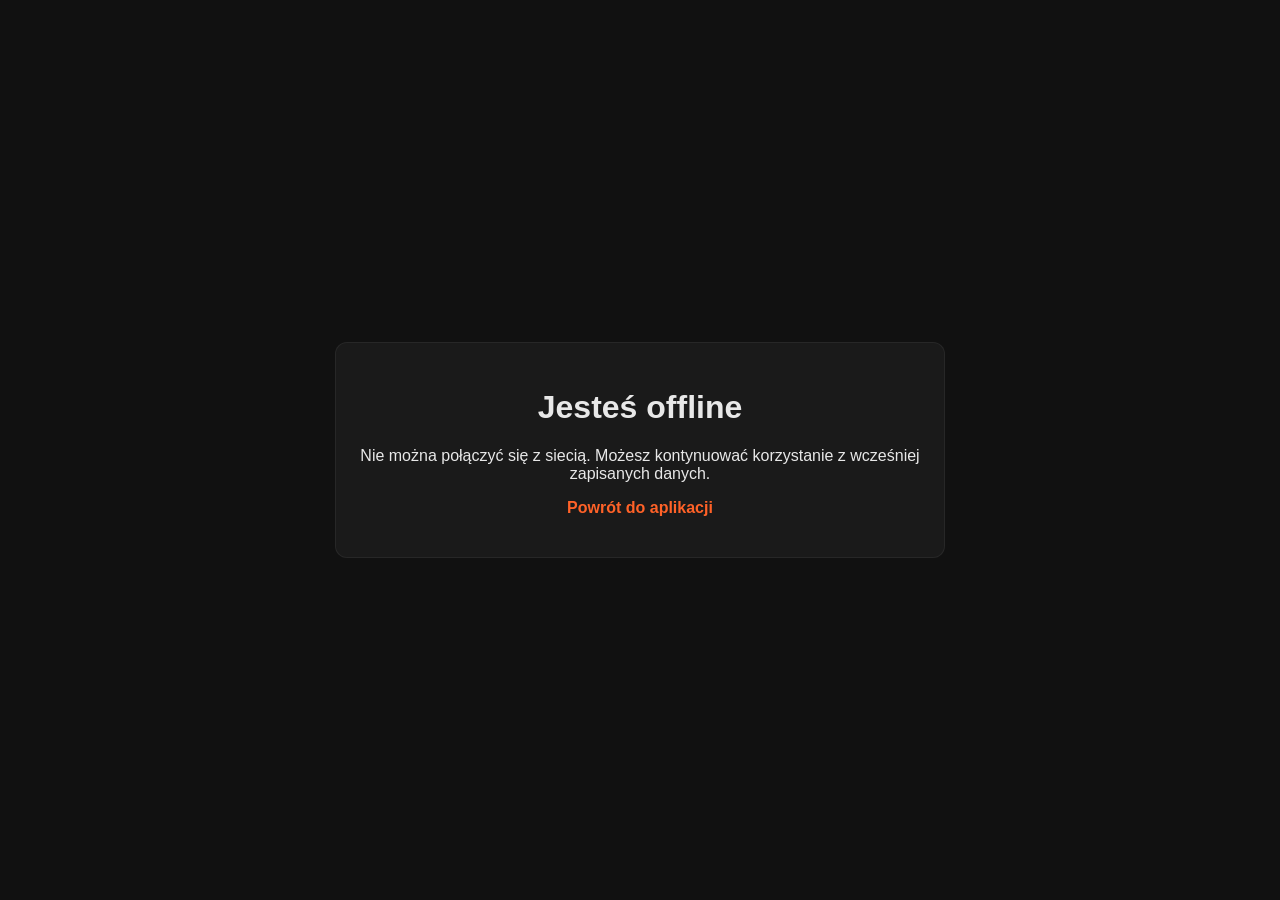
<file: offline.html>
<!doctype html>
<html lang="pl">
<head>
  <meta charset="utf-8">
  <meta name="viewport" content="width=device-width,initial-scale=1">
  <title>Kalkulator zarobków — offline</title>
  <link rel="manifest" href="/manifest.json">
  <style>
    body{font-family:-apple-system,Segoe UI,Roboto,Arial,sans-serif;background:#111;color:#e8e8e8;display:flex;align-items:center;justify-content:center;height:100vh;margin:0}
    .card{max-width:560px;padding:24px;border-radius:12px;background:#1a1a1a;text-align:center;border:1px solid rgba(255,255,255,0.06)}
    a{color:#ff6228;text-decoration:none;font-weight:700}
  </style>
</head>
<body>
  <div class="card">
    <h1>Jesteś offline</h1>
    <p>Nie można połączyć się z siecią. Możesz kontynuować korzystanie z wcześniej zapisanych danych.</p>
    <p><a href="/index.html">Powrót do aplikacji</a></p>
  </div>
</body>
</html>
</file>
